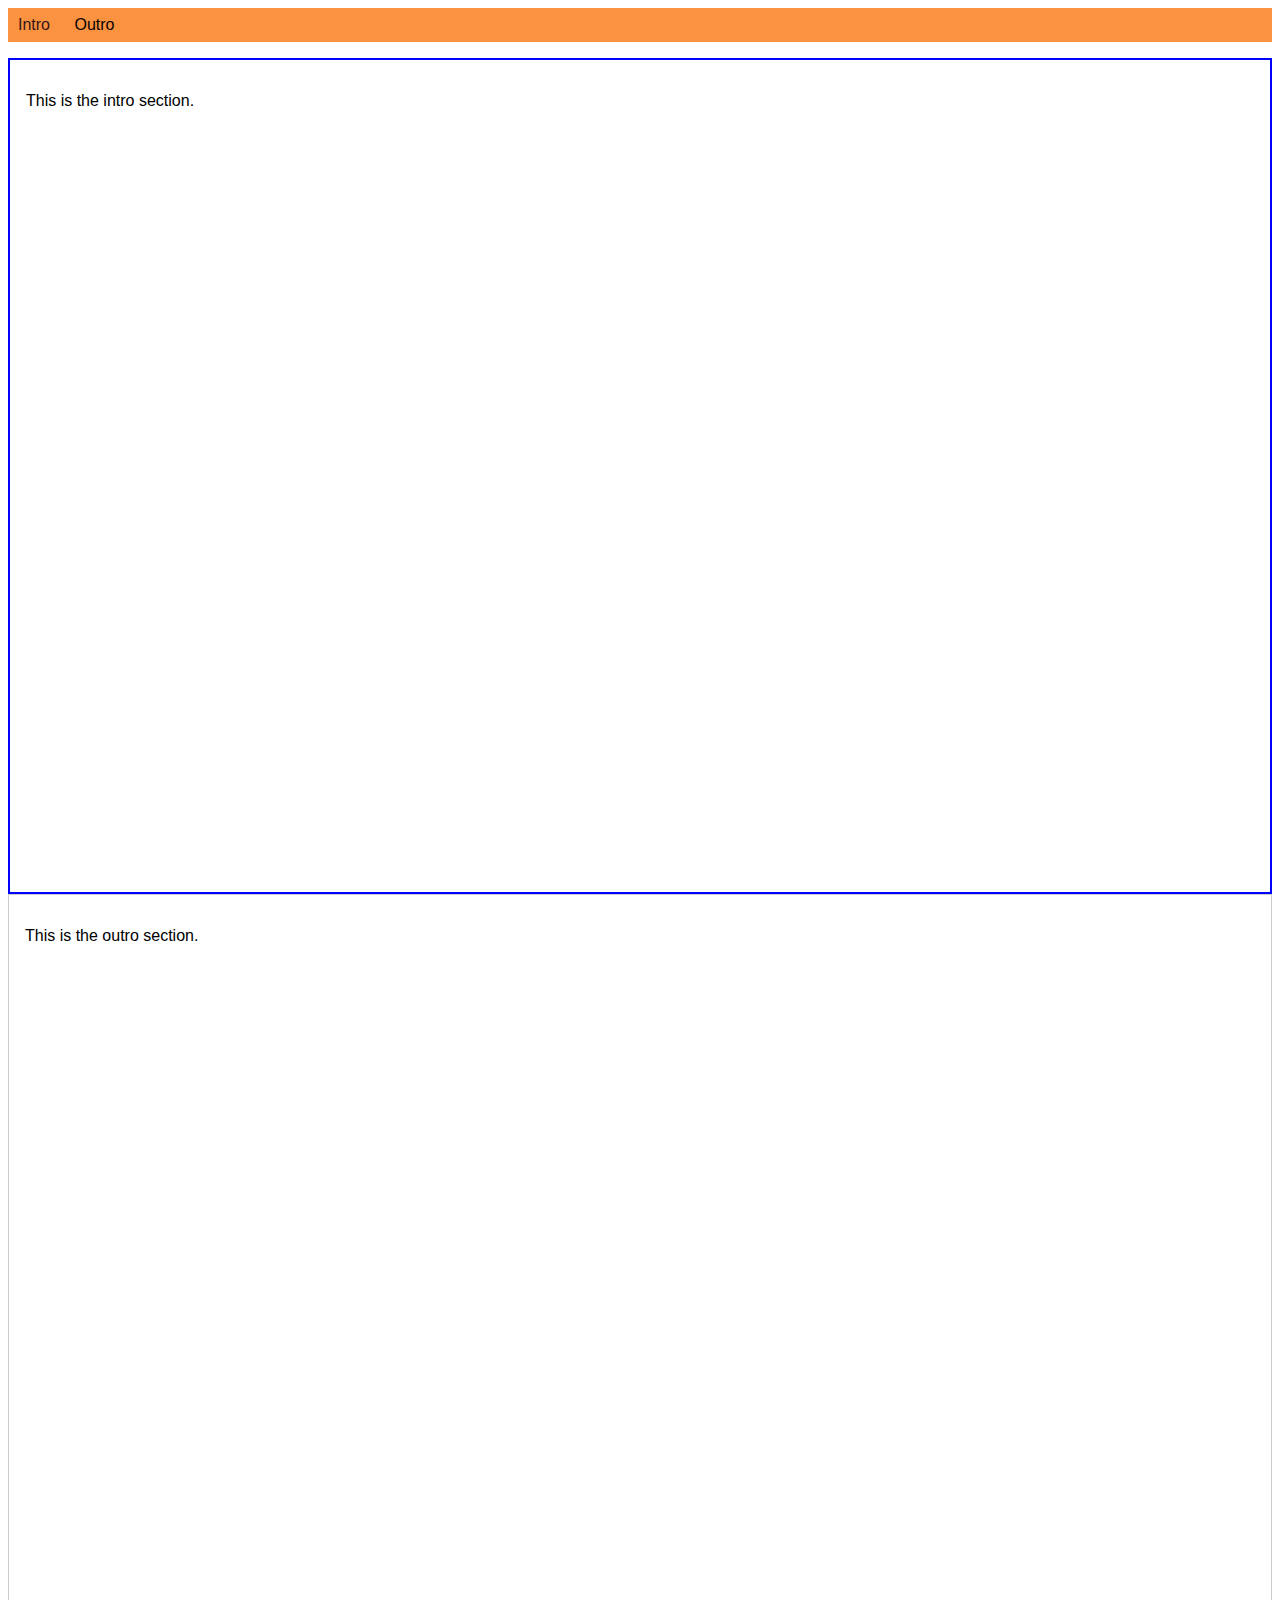
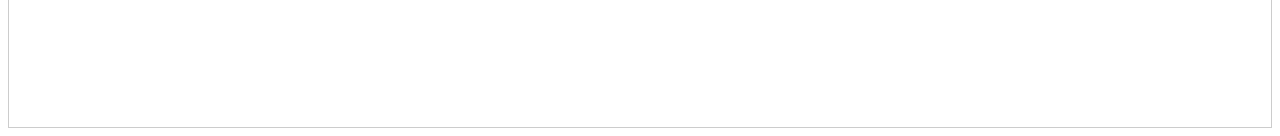
<file: index.html>
<!DOCTYPE html>
<html lang="en">

<head>
    <meta charset="UTF-8">
    <meta name="viewport" content="width=device-width, initial-scale=1.0">
    <meta http-equiv="X-UA-Compatible" content="ie=edge">
    <title>CSS Course</title>
    <link rel="stylesheet" href="main.css">
</head>

<body>
    <nav>
        <a href="#intro" class="active">Intro</a>
        <a href="#outro">Outro</a>
    </nav>

    <!-- order of specificity as the later would override the previous -->
    <section id="intro" class="main-section highlight">
        <p>This is the intro section.</p>
    </section>
    <section id="outro" class="main-section">
        <p>This is the outro section.</p>
    </section>
</body>

</html>
</file>
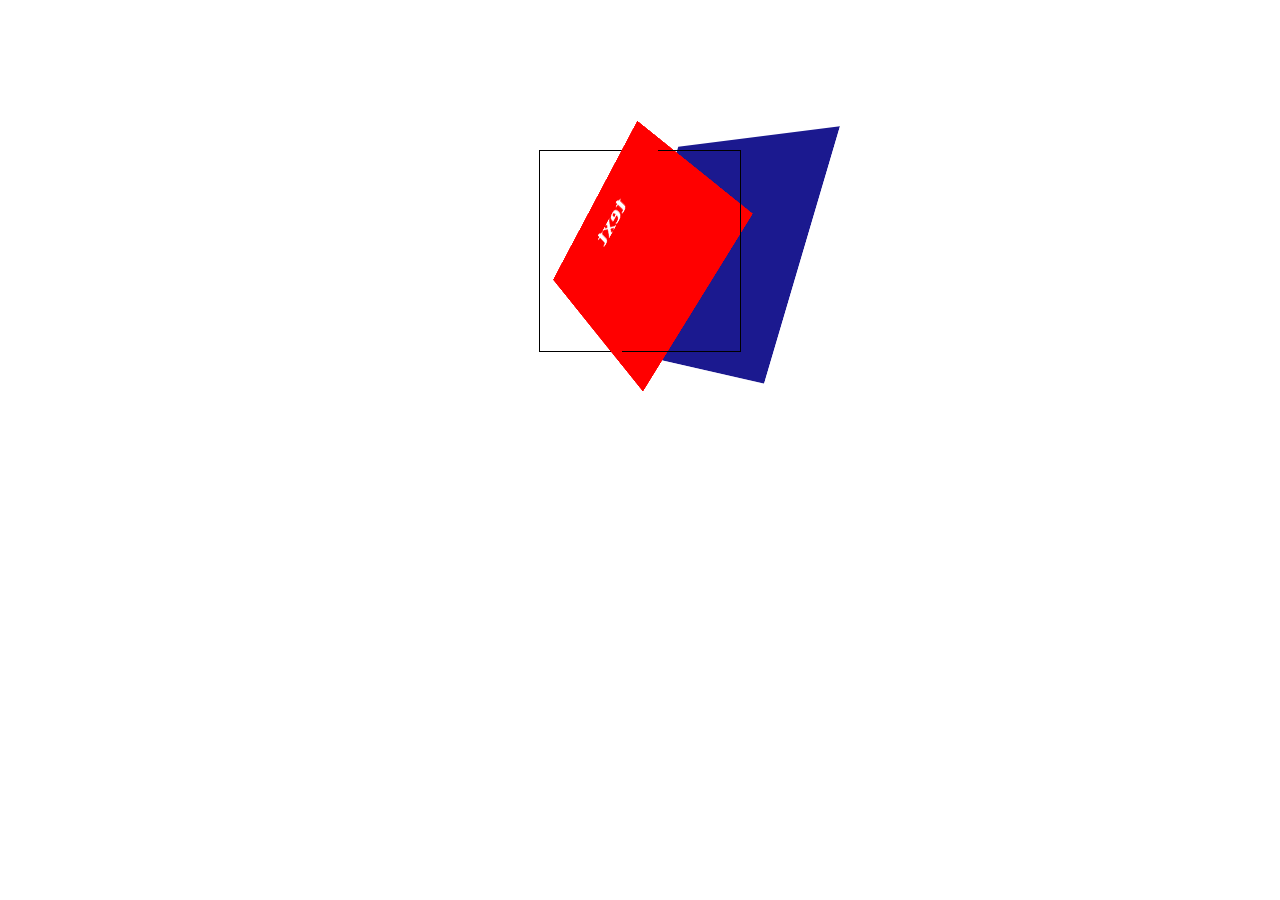
<file: 3d/index.html>
<!DOCTYPE html>
<html lang="en">
<head>
    <meta charset="UTF-8">
    <meta name="viewport" content="width=device-width, initial-scale=1.0">
    <meta http-equiv="X-UA-Compatible" content="ie=edge">
    <title>CSS Course</title>
    <link rel="stylesheet" href="main.css">
</head>
<body>
    <div class="container">
        <div class="box1">
            <h1>text</h1>
        </div>
        <div class="box2">
            <h1>text2</h1>
        </div>
    </div>
</body>
</html>
</file>
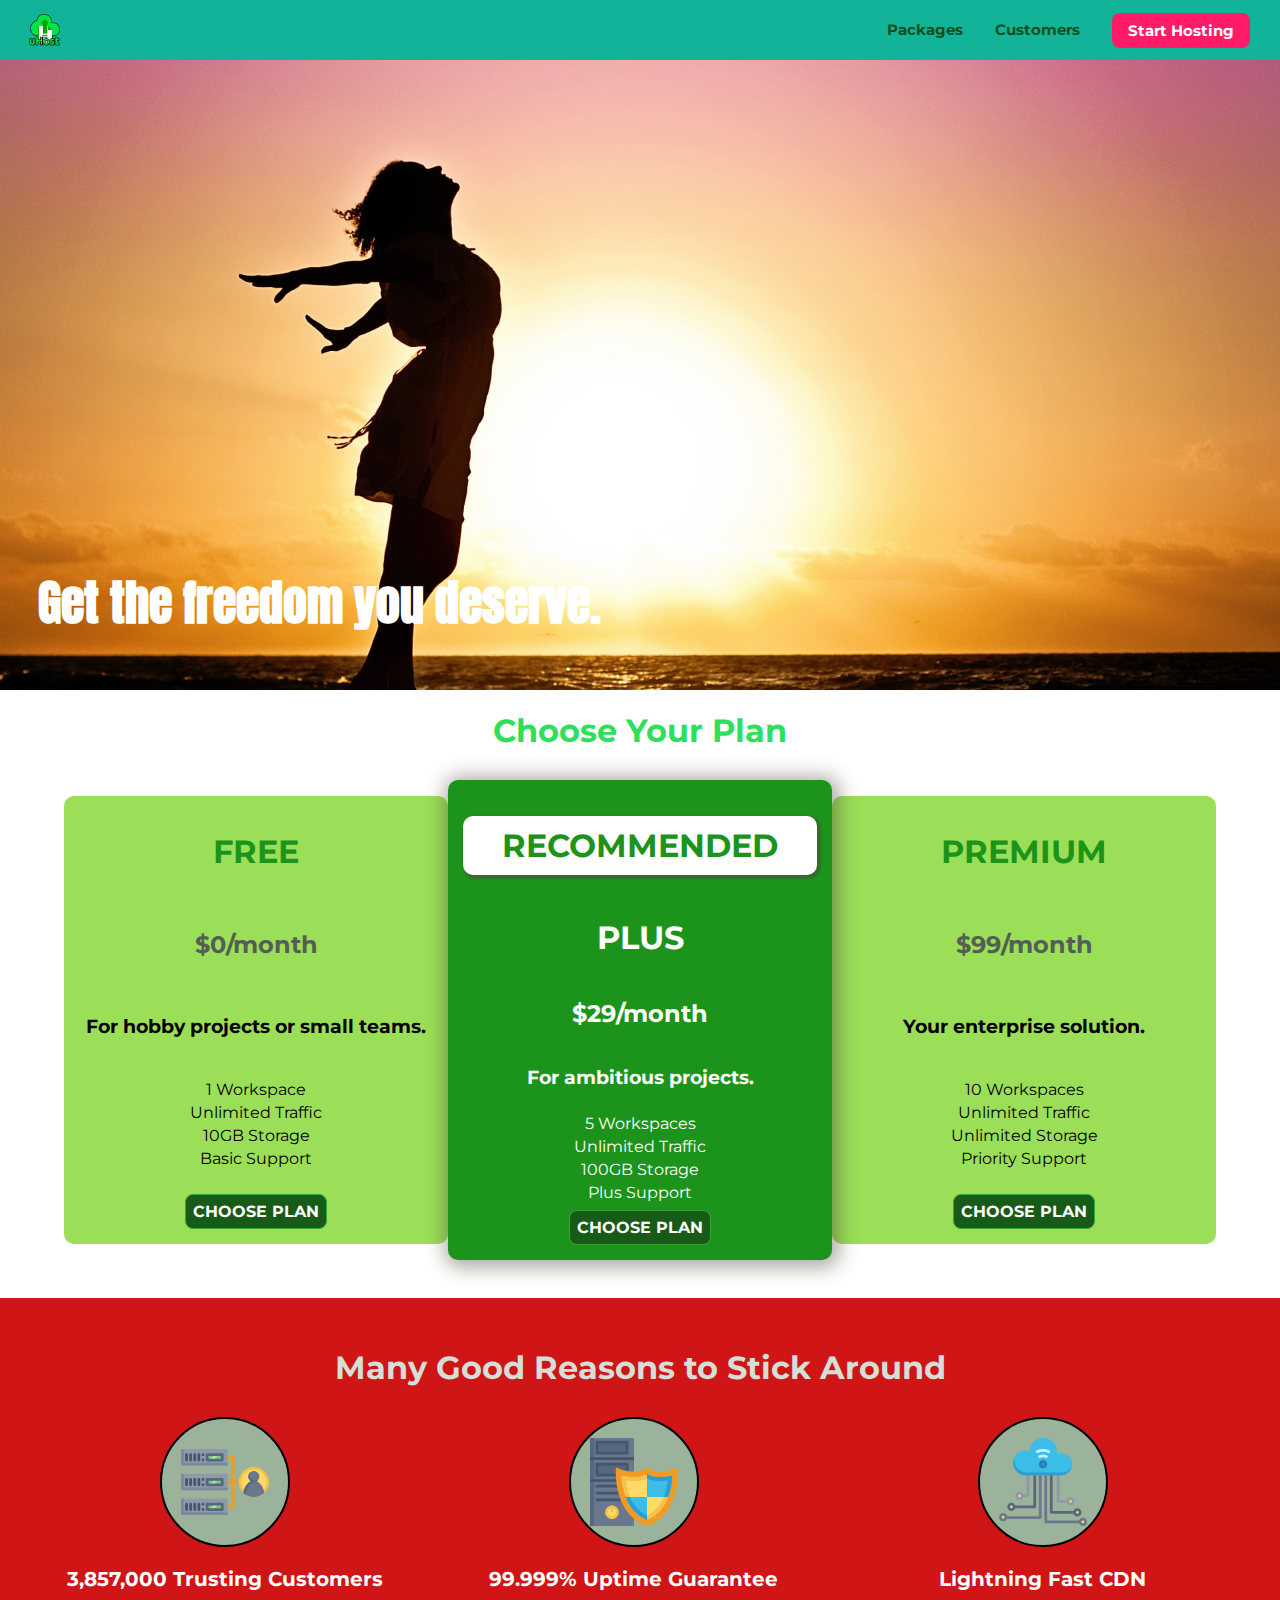
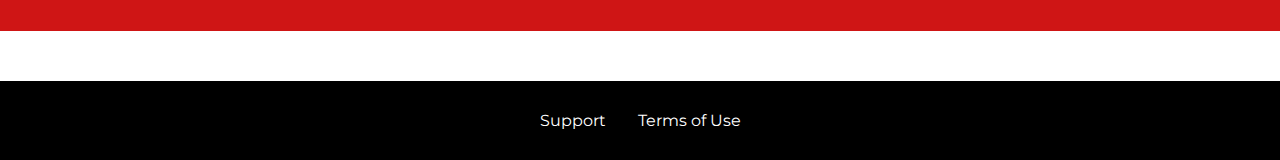
<file: Box_Model/index.html>
<!DOCTYPE html>
<html lang="en">
  <head>
    <meta charset="UTF-8" />
    <meta http-equiv="X-UA-Compatible" content="ie=edge" />
    <meta name="viewport" content="width=device-width, initial-scale=1.0">
    <title>uHost</title>
    <link rel="shortcut icon" href="./images/favicon.png" />
    <link
      href="https://fonts.googleapis.com/css?family=Anton"
      rel="stylesheet"
    />
    <link
      href="https://fonts.googleapis.com/css?family=Montserrat:400,700"
      rel="stylesheet"
    />
    <link rel="stylesheet" href="shared.css" />
    <link rel="stylesheet" href="main.css" />
  </head>

  <body>
    <div class="backdrop"></div>
    <div class="modal">
      <h1 class="modal-title">Do you want to choose this?</h1>
      <div class="modal__actions">
        <a href="start-hosting/index.html" class="modal__action">Yes!</a>
        <button class="modal__action modal__action--no" type="button"> No
        </button>
      </div>
      </div>
    <header class="main-header">
      <div>
        <button class="toggle-button">
          <span class="toggle-button__bar"></span>
          <span class="toggle-button__bar"></span>
          <span class="toggle-button__bar"></span>
      </button>
        <a href="index.html" class="main-header__brand"> <img src="./images/uhost-icon.png" alt="uhost"> </a>
      </div>
      <nav class="main-nav">
        <ul class="main-nav__lists">
          <li class="main-nav__list">
            <a href="./packages/index.html">Packages</a>
          </li>
          <li class="main-nav__list">
            <a href="./customers/index.html">Customers</a>
          </li>

          <!-- call to action - that only targets the specific element to make it like button or maybe more-->
          <li class="main-nav__list main-nav__list--cta">
            <a href="start-hosting/index.html">Start Hosting</a>
          </li>
        </ul>
      </nav>
    </header>
    <nav class="mobile-nav">
      <ul class="mobile-nav__items">
          <li class="mobile-nav__item">
              <a href="packages/index.html">Packages</a>
          </li>
          <li class="mobile-nav__item">
              <a href="customers/index.html">Customers</a>
          </li>
          <li class="mobile-nav__item mobile-nav__item--cta">
              <a href="start-hosting/index.html">Start Hosting</a>
          </li>
      </ul>
  </nav>
    <main>
      <section id="product-overview">
        <h1>Get the freedom you deserve.</h1>
      </section>
      <section id="plans">
        <h1 class="section-title">Choose Your Plan</h1>

        <div class="main-plan__card">
          <article class="plan">
            <h1>FREE</h1>
            <h2>$0/month</h2>
            <h3>For hobby projects or small teams.</h3>
            <ul>
              <li>1 Workspace</li>
              <li>Unlimited Traffic</li>
              <li>10GB Storage</li>
              <li>Basic Support</li>
            </ul>
            <div>
              <button class="button">CHOOSE PLAN</button>
            </div>
          </article>
          <article class="plan plan--highlight">
            <h1 class="plan__head">RECOMMENDED</h1>
            <h1 class="plan__title">PLUS</h1>
            <h2>$29/month</h2>
            <h3>For ambitious projects.</h3>
            <ul>
              <li>5 Workspaces</li>
              <li>Unlimited Traffic</li>
              <li>100GB Storage</li>
              <li>Plus Support</li>
            </ul>
            <div>
              <button class="button">CHOOSE PLAN</button>
            </div>
          </article>
          <article class="plan">
            <h1>PREMIUM</h1>
            <h2>$99/month</h2>
            <h3>Your enterprise solution.</h3>
            <ul>
              <li>10 Workspaces</li>
              <li>Unlimited Traffic</li>
              <li>Unlimited Storage</li>
              <li>Priority Support</li>
            </ul>
            <div>
              <button class="button">CHOOSE PLAN</button>
            </div>
          </article>
        </div>
      </section>
      <section id="host-feature">
        <h1 class="section-title">Many Good Reasons to Stick Around</h1>
        <ul>
          <li class="host__feature">
            <div class="host__image">
              <svg viewBox="0 0 512 512">
                <path style="fill:#F09B24;" d="M344,248h-32V112c0-4.418-3.582-8-8-8h-40c-4.418,0-8,3.582-8,8s3.582,8,8,8h32v128h-32  c-4.418,0-8,3.582-8,8s3.582,8,8,8h32v128h-32c-4.418,0-8,3.582-8,8s3.582,8,8,8h40c4.418,0,8-3.582,8-8V264h32c4.418,0,8-3.582,8-8  S348.418,248,344,248z"
                />
                <path style="fill:#8E9AA9;" d="M264,64H8c-4.418,0-8,3.582-8,8v80c0,4.418,3.582,8,8,8h256c4.418,0,8-3.582,8-8V72  C272,67.582,268.418,64,264,64z"
                />
                <path style="fill:#7C899B;" d="M24,144c-4.418,0-8-3.582-8-8V64H8c-4.418,0-8,3.582-8,8v80c0,4.418,3.582,8,8,8h256  c4.418,0,8-3.582,8-8v-8H24z"
                />
                <rect x="152" y="96" style="fill:#B8E3A8;" width="88" height="32" />
                <g>
                    <polygon style="fill:#7EC97D;" points="152,96 152,128 166,128 198,96  " />
                    <polygon style="fill:#7EC97D;" points="220,96 188,128 240,128 240,96  " />
                </g>
                <path style="fill:#56677E;" d="M240,136h-88c-4.418,0-8-3.582-8-8V96c0-4.418,3.582-8,8-8h88c4.418,0,8,3.582,8,8v32  C248,132.418,244.418,136,240,136z M160,120h72v-16h-72V120z"
                />
                <g>
                    <path style="fill:#435670;" d="M32,136c-4.418,0-8-3.582-8-8V96c0-4.418,3.582-8,8-8s8,3.582,8,8v32C40,132.418,36.418,136,32,136z   "
                    />
                    <path style="fill:#435670;" d="M56,136c-4.418,0-8-3.582-8-8V96c0-4.418,3.582-8,8-8s8,3.582,8,8v32C64,132.418,60.418,136,56,136z   "
                    />
                    <path style="fill:#435670;" d="M80,136c-4.418,0-8-3.582-8-8V96c0-4.418,3.582-8,8-8s8,3.582,8,8v32C88,132.418,84.418,136,80,136z   "
                    />
                    <path style="fill:#435670;" d="M104,136c-4.418,0-8-3.582-8-8V96c0-4.418,3.582-8,8-8s8,3.582,8,8v32   C112,132.418,108.418,136,104,136z"
                    />
                    <path style="fill:#435670;" d="M128,105c-4.418,0-8-3.582-8-8v-1c0-4.418,3.582-8,8-8s8,3.582,8,8v1   C136,101.418,132.418,105,128,105z"
                    />
                    <path style="fill:#435670;" d="M128,136c-4.418,0-8-3.582-8-8v-1c0-4.418,3.582-8,8-8s8,3.582,8,8v1   C136,132.418,132.418,136,128,136z"
                    />
                </g>
                <path style="fill:#8E9AA9;" d="M264,208H8c-4.418,0-8,3.582-8,8v80c0,4.418,3.582,8,8,8h256c4.418,0,8-3.582,8-8v-80  C272,211.582,268.418,208,264,208z"
                />
                <path style="fill:#7C899B;" d="M24,288c-4.418,0-8-3.582-8-8v-72H8c-4.418,0-8,3.582-8,8v80c0,4.418,3.582,8,8,8h256  c4.418,0,8-3.582,8-8v-8H24z"
                />
                <rect x="152" y="240" style="fill:#B8E3A8;" width="88" height="32" />
                <g>
                    <polygon style="fill:#7EC97D;" points="152,240 152,272 166,272 198,240  " />
                    <polygon style="fill:#7EC97D;" points="220,240 188,272 240,272 240,240  " />
                </g>
                <path style="fill:#56677E;" d="M240,280h-88c-4.418,0-8-3.582-8-8v-32c0-4.418,3.582-8,8-8h88c4.418,0,8,3.582,8,8v32  C248,276.418,244.418,280,240,280z M160,264h72v-16h-72V264z"
                />
                <g>
                    <path style="fill:#435670;" d="M32,280c-4.418,0-8-3.582-8-8v-32c0-4.418,3.582-8,8-8s8,3.582,8,8v32C40,276.418,36.418,280,32,280   z"
                    />
                    <path style="fill:#435670;" d="M56,280c-4.418,0-8-3.582-8-8v-32c0-4.418,3.582-8,8-8s8,3.582,8,8v32C64,276.418,60.418,280,56,280   z"
                    />
                    <path style="fill:#435670;" d="M80,280c-4.418,0-8-3.582-8-8v-32c0-4.418,3.582-8,8-8s8,3.582,8,8v32C88,276.418,84.418,280,80,280   z"
                    />
                    <path style="fill:#435670;" d="M104,280c-4.418,0-8-3.582-8-8v-32c0-4.418,3.582-8,8-8s8,3.582,8,8v32   C112,276.418,108.418,280,104,280z"
                    />
                    <path style="fill:#435670;" d="M128,249c-4.418,0-8-3.582-8-8v-1c0-4.418,3.582-8,8-8s8,3.582,8,8v1   C136,245.418,132.418,249,128,249z"
                    />
                    <path style="fill:#435670;" d="M128,280c-4.418,0-8-3.582-8-8v-1c0-4.418,3.582-8,8-8s8,3.582,8,8v1   C136,276.418,132.418,280,128,280z"
                    />
                </g>
                <path style="fill:#8E9AA9;" d="M264,352H8c-4.418,0-8,3.582-8,8v80c0,4.418,3.582,8,8,8h256c4.418,0,8-3.582,8-8v-80  C272,355.582,268.418,352,264,352z"
                />
                <path style="fill:#7C899B;" d="M24,432c-4.418,0-8-3.582-8-8v-72H8c-4.418,0-8,3.582-8,8v80c0,4.418,3.582,8,8,8h256  c4.418,0,8-3.582,8-8v-8H24z"
                />
                <rect x="152" y="384" style="fill:#B8E3A8;" width="88" height="32" />
                <g>
                    <polygon style="fill:#7EC97D;" points="152,384 152,416 166,416 198,384  " />
                    <polygon style="fill:#7EC97D;" points="220,384 188,416 240,416 240,384  " />
                </g>
                <path style="fill:#56677E;" d="M240,424h-88c-4.418,0-8-3.582-8-8v-32c0-4.418,3.582-8,8-8h88c4.418,0,8,3.582,8,8v32  C248,420.418,244.418,424,240,424z M160,408h72v-16h-72V408z"
                />
                <g>
                    <path style="fill:#435670;" d="M32,424c-4.418,0-8-3.582-8-8v-32c0-4.418,3.582-8,8-8s8,3.582,8,8v32C40,420.418,36.418,424,32,424   z"
                    />
                    <path style="fill:#435670;" d="M56,424c-4.418,0-8-3.582-8-8v-32c0-4.418,3.582-8,8-8s8,3.582,8,8v32C64,420.418,60.418,424,56,424   z"
                    />
                    <path style="fill:#435670;" d="M80,424c-4.418,0-8-3.582-8-8v-32c0-4.418,3.582-8,8-8s8,3.582,8,8v32C88,420.418,84.418,424,80,424   z"
                    />
                    <path style="fill:#435670;" d="M104,424c-4.418,0-8-3.582-8-8v-32c0-4.418,3.582-8,8-8s8,3.582,8,8v32   C112,420.418,108.418,424,104,424z"
                    />
                    <path style="fill:#435670;" d="M128,393c-4.418,0-8-3.582-8-8v-1c0-4.418,3.582-8,8-8s8,3.582,8,8v1   C136,389.418,132.418,393,128,393z"
                    />
                    <path style="fill:#435670;" d="M128,424c-4.418,0-8-3.582-8-8v-1c0-4.418,3.582-8,8-8s8,3.582,8,8v1   C136,420.418,132.418,424,128,424z"
                    />
                </g>
                <path style="fill:#F7C14D;" d="M424,168c-48.523,0-88,39.477-88,88s39.477,88,88,88s88-39.477,88-88S472.523,168,424,168z" />
                <path style="fill:#FFDB66;" d="M424,184c-39.701,0-72,32.299-72,72s32.299,72,72,72s72-32.299,72-72S463.701,184,424,184z" />
                <path style="fill:#69788D;" d="M484.893,314.16C476.393,274.588,451.922,248,424,248s-52.393,26.588-60.893,66.16  c-0.605,2.82,0.354,5.749,2.511,7.664C381.731,336.124,402.465,344,424,344s42.269-7.876,58.381-22.176  C484.539,319.909,485.498,316.98,484.893,314.16z"
                />
                <path style="fill:#56677E;" d="M434.053,249.171C430.768,248.403,427.411,248,424,248c-27.922,0-52.393,26.588-60.893,66.16  c-0.605,2.82,0.354,5.749,2.511,7.664c3.383,3.002,6.979,5.703,10.734,8.125C384.904,286.243,407.373,255.378,434.053,249.171z"
                />
                <path style="fill:#69788D;" d="M424,192c-17.645,0-32,14.355-32,32s14.355,32,32,32s32-14.355,32-32S441.645,192,424,192z" />
                <path style="fill:#56677E;" d="M432,248c-17.645,0-32-14.355-32-32c0-6.783,2.128-13.076,5.742-18.258  C397.444,203.53,392,213.138,392,224c0,17.645,14.355,32,32,32c10.862,0,20.471-5.444,26.258-13.742  C445.076,245.872,438.783,248,432,248z"
                />

            </svg>

            </div>
            <p>3,857,000 Trusting Customers</p>
          </li>
          <li class="host__feature">
            <div class="host__image">
              <svg viewBox="0 0 512 512">
                <path style="fill:#69788D;" d="M248,0H8C3.582,0,0,3.582,0,8v496c0,4.418,3.582,8,8,8h240c4.418,0,8-3.582,8-8V8  C256,3.582,252.418,0,248,0z"
                />
                <path style="fill:#56677E;" d="M24,504V8c0-4.418,3.582-8,8-8H8C3.582,0,0,3.582,0,8v496c0,4.418,3.582,8,8,8h24  C27.582,512,24,508.418,24,504z"
                />
                <g>
                    <rect x="0" y="112" style="fill:#435670;" width="256" height="16" />
                    <rect x="0" y="240" style="fill:#435670;" width="256" height="16" />
                </g>
                <path style="fill:#F7C14D;" d="M128,392c-22.056,0-40,17.944-40,40s17.944,40,40,40s40-17.944,40-40S150.056,392,128,392z" />
                <path style="fill:#FFDB66;" d="M128,408c-13.233,0-24,10.767-24,24s10.767,24,24,24s24-10.767,24-24S141.233,408,128,408z" />
                <path style="fill:#F7C14D;" d="M128,392c-2.739,0-5.414,0.278-8,0.805V424c0,4.418,3.582,8,8,8c4.418,0,8-3.582,8-8v-31.195  C133.414,392.278,130.739,392,128,392z"
                />
                <g>
                    <path style="fill:#435670;" d="M216,288H40c-4.418,0-8-3.582-8-8s3.582-8,8-8h176c4.418,0,8,3.582,8,8S220.418,288,216,288z"
                    />
                    <path style="fill:#435670;" d="M216,328H40c-4.418,0-8-3.582-8-8s3.582-8,8-8h176c4.418,0,8,3.582,8,8S220.418,328,216,328z"
                    />
                    <path style="fill:#435670;" d="M216,368H40c-4.418,0-8-3.582-8-8s3.582-8,8-8h176c4.418,0,8,3.582,8,8S220.418,368,216,368z"
                    />
                    <path style="fill:#435670;" d="M216,16H40c-4.418,0-8,3.582-8,8v64c0,4.418,3.582,8,8,8h176c4.418,0,8-3.582,8-8V24   C224,19.582,220.418,16,216,16z"
                    />
                </g>
                <rect x="48" y="32" style="fill:#56677E;" width="160" height="48" />
                <path style="fill:#435670;" d="M216,144H40c-4.418,0-8,3.582-8,8v64c0,4.418,3.582,8,8,8h176c4.418,0,8-3.582,8-8v-64  C224,147.582,220.418,144,216,144z"
                />
                <rect x="48" y="160" style="fill:#56677E;" width="160" height="48" />
                <path style="fill:#F09B24;" d="M511.747,180.237c-0.194-6.537-8.107-10.107-13.135-5.894c-5.6,4.693-42.904,21.282-98.514,21.282  c-33.45,0-64.625-20.999-64.929-21.206c-2.9-1.991-6.764-1.85-9.512,0.346c-2.677,2.135-27.201,20.86-63.793,20.86  c-55.607,0-92.914-16.589-98.515-21.282c-5.028-4.211-12.941-0.645-13.135,5.894c-1.634,54.834,4.655,105.941,18.693,151.903  c12.096,39.604,29.759,74.047,52.497,102.373c27.538,34.304,62.743,59.882,104.66,76.045c3.069,1.918,6.757,1.921,9.83,0  c41.917-16.163,77.122-41.741,104.66-76.045c22.738-28.326,40.401-62.77,52.497-102.373  C507.092,286.179,513.381,235.071,511.747,180.237z"
                />
                <path style="fill:#F7C14D;" d="M476.21,221.226c-1.953-1.631-4.568-2.235-7.036-1.628c-21.686,5.327-44.926,8.028-69.075,8.028  c-25.926,0-49.633-8.975-64.955-16.504c-2.307-1.134-5.016-1.091-7.284,0.116c-14.059,7.477-36.919,16.388-65.994,16.388  c-24.153,0-47.394-2.701-69.075-8.028c-5.155-1.268-10.221,2.966-9.894,8.261c2.077,33.693,7.668,65.635,16.616,94.935  c22.774,74.565,66.139,126.334,128.888,153.868c2.032,0.891,4.397,0.891,6.43,0c61.777-27.107,104.716-78.876,127.62-153.868  c8.948-29.3,14.539-61.241,16.616-94.935C479.224,225.319,478.163,222.856,476.21,221.226z"
                />
                <path style="fill:#FFDB66;" d="M331.609,451.727c-52.604-25.289-89.304-70.987-109.144-135.944  c-6.532-21.39-11.162-44.336-13.82-68.447c17.133,2.852,34.952,4.291,53.22,4.291c29.394,0,53.376-7.793,69.978-15.561  c17.44,7.736,41.656,15.561,68.256,15.561c18.267,0,36.085-1.439,53.219-4.291c-2.659,24.112-7.288,47.06-13.82,68.448  C419.545,381.108,383.27,426.805,331.609,451.727z"
                />
                <g>
                    <path style="fill:#2C9DD4;" d="M479.066,227.858c0.157-2.539-0.903-5.002-2.856-6.633s-4.568-2.235-7.036-1.628   c-21.686,5.327-44.926,8.028-69.075,8.028c-25.926,0-49.633-8.975-64.955-16.504c-1.057-0.52-2.2-0.78-3.345-0.806l-0.072,133.351   h123.601c2.556-6.746,4.933-13.702,7.123-20.874C471.398,293.493,476.989,261.552,479.066,227.858z"
                    />
                    <path style="fill:#2C9DD4;" d="M206.658,343.667c24.153,63.42,65.028,108.108,121.743,132.995c1.031,0.452,2.147,0.673,3.263,0.666   l0.063-133.661H206.658z"
                    />
                </g>
                <g>
                    <path style="fill:#3CBDE8;" d="M439.497,315.783c6.532-21.389,11.161-44.336,13.82-68.448c-17.134,2.852-34.952,4.291-53.219,4.291   c-26.6,0-50.815-7.824-68.256-15.561l-0.116,107.601h97.758C433.179,334.807,436.524,325.518,439.497,315.783z"
                    />
                    <path style="fill:#3CBDE8;" d="M232.523,343.667c21.144,50.298,54.363,86.56,99.087,108.06l0.117-108.06H232.523z" />
                </g>
            </svg>
            </div>
            <p>99.999% Uptime Guarantee</p>
          </li>
          <li class="host__feature">
            <div class="host__image">
              <svg viewBox="0 0 512 512">
                <path style="fill:#8E9AA9;" d="M168,200c-4.418,0-8,3.582-8,8v120h-17.376c-3.302-9.311-12.194-16-22.624-16  c-13.234,0-24,10.767-24,24s10.766,24,24,24c10.429,0,19.321-6.689,22.624-16H168c4.418,0,8-3.582,8-8V208  C176,203.582,172.418,200,168,200z"
                />
                <path style="fill:#FFDB66;" d="M120,328c-4.411,0-8,3.589-8,8s3.589,8,8,8s8-3.589,8-8S124.411,328,120,328z" />
                <path style="fill:#56677E;" d="M208,200c-4.418,0-8,3.582-8,8v184H94.624C91.322,382.689,82.43,376,72,376  c-13.234,0-24,10.767-24,24s10.766,24,24,24c10.429,0,19.321-6.689,22.624-16H208c4.418,0,8-3.582,8-8V208  C216,203.582,212.418,200,208,200z"
                />
                <path style="fill:#FFDB66;" d="M72,392c-4.411,0-8,3.589-8,8s3.589,8,8,8s8-3.589,8-8S76.411,392,72,392z" />
                <path style="fill:#69788D;" d="M240,208c-4.418,0-8,3.582-8,8v239H47.24c-2.671-10.34-12.078-18-23.24-18c-13.234,0-24,10.767-24,24  s10.766,24,24,24c9.666,0,18.009-5.747,21.809-14H240c4.418,0,8-3.582,8-8V216C248,211.582,244.418,208,240,208z"
                />
                <path style="fill:#FFDB66;" d="M24,453c-4.411,0-8,3.589-8,8s3.589,8,8,8s8-3.589,8-8S28.411,453,24,453z" />
                <path style="fill:#69788D;" d="M488,464c-10.429,0-19.321,6.689-22.624,16H280V208c0-4.418-3.582-8-8-8s-8,3.582-8,8v280  c0,4.418,3.582,8,8,8h193.376c3.302,9.311,12.194,16,22.624,16c13.234,0,24-10.767,24-24S501.234,464,488,464z"
                />
                <path style="fill:#FFDB66;" d="M488,480c-4.411,0-8,3.589-8,8s3.589,8,8,8s8-3.589,8-8S492.411,480,488,480z" />
                <path style="fill:#56677E;" d="M456,408c-10.429,0-19.321,6.689-22.624,16H312V208c0-4.418-3.582-8-8-8s-8,3.582-8,8v224  c0,4.418,3.582,8,8,8h129.376c3.302,9.311,12.194,16,22.624,16c13.234,0,24-10.767,24-24S469.234,408,456,408z"
                />
                <path style="fill:#FFDB66;" d="M456,424c-4.411,0-8,3.589-8,8s3.589,8,8,8s8-3.589,8-8S460.411,424,456,424z" />
                <path style="fill:#8E9AA9;" d="M416,344c-10.429,0-19.321,6.689-22.624,16H352V208c0-4.418-3.582-8-8-8s-8,3.582-8,8v160  c0,4.418,3.582,8,8,8h49.376c3.302,9.311,12.194,16,22.624,16c13.234,0,24-10.767,24-24S429.234,344,416,344z"
                />
                <path style="fill:#FFDB66;" d="M416,360c-4.411,0-8,3.589-8,8s3.589,8,8,8s8-3.589,8-8S420.411,360,416,360z" />
                <path style="fill:#3CBDE8;" d="M362,88c-8.741,0-17.231,1.751-25.06,5.085C337.646,88.797,338,84.43,338,80  c0-44.112-35.888-80-80-80c-42.823,0-77.895,33.816-79.909,76.149C170.393,73.415,162.244,72,154,72c-39.701,0-72,32.299-72,72  s32.299,72,72,72h208c35.29,0,64-28.71,64-64S397.29,88,362,88z"
                />
                <path style="fill:#2C9DD4;" d="M368,200H160c-39.701,0-72-32.299-72-72c0-5.863,0.721-11.559,2.05-17.019  C84.918,120.88,82,132.102,82,144c0,39.701,32.299,72,72,72h208c30.389,0,55.88-21.296,62.379-49.743  C413.565,186.327,392.352,200,368,200z"
                />
                <path style="fill:#2A7DB5;" d="M256,128c-13.234,0-24,10.767-24,24s10.766,24,24,24c13.233,0,24-10.767,24-24S269.233,128,256,128z"
                />
                <path style="fill:#2C9DD4;" d="M256,144c-4.411,0-8,3.589-8,8s3.589,8,8,8c4.411,0,8-3.589,8-8S260.411,144,256,144z" />
                <g>
                    <path style="fill:#C5F1FA;" d="M221.755,87.695c-2.994,0-5.864-1.688-7.233-4.572c-1.894-3.991-0.194-8.763,3.798-10.657   C230.157,66.849,242.834,64,256,64c13.166,0,25.844,2.849,37.68,8.466c3.992,1.895,5.692,6.666,3.798,10.657   s-6.666,5.692-10.657,3.798C277.144,82.328,266.774,80,256,80c-10.774,0-21.144,2.328-30.821,6.921   C224.072,87.446,222.904,87.695,221.755,87.695z"
                    />
                    <path style="fill:#C5F1FA;" d="M276.545,116.618c-1.148,0-2.316-0.249-3.424-0.774C267.745,113.293,261.985,112,256,112   c-5.985,0-11.745,1.293-17.121,3.844c-3.991,1.895-8.763,0.192-10.657-3.798c-1.894-3.992-0.193-8.764,3.798-10.657   C239.557,97.813,247.625,96,256,96c8.376,0,16.444,1.813,23.98,5.389c3.991,1.894,5.692,6.665,3.798,10.657   C282.41,114.93,279.539,116.618,276.545,116.618z"
                    />
                </g>

            </svg>
            </div>
            <p>Lightning Fast CDN</p>
          </li>
        </ul>
      </section>
    </main>
    <footer class="main-footer">
      <nav>
        <ul class="main-footer__links">
          <li class="main-footer__link">
            <a href="#">Support</a>
          </li>
          <li class="main-footer__link">
            <a href="#">Terms of Use</a>
          </li>
        </ul>
      </nav>
    </footer> 
    
    <script src="shared.js"></script>
  </body>
</html>
</file>
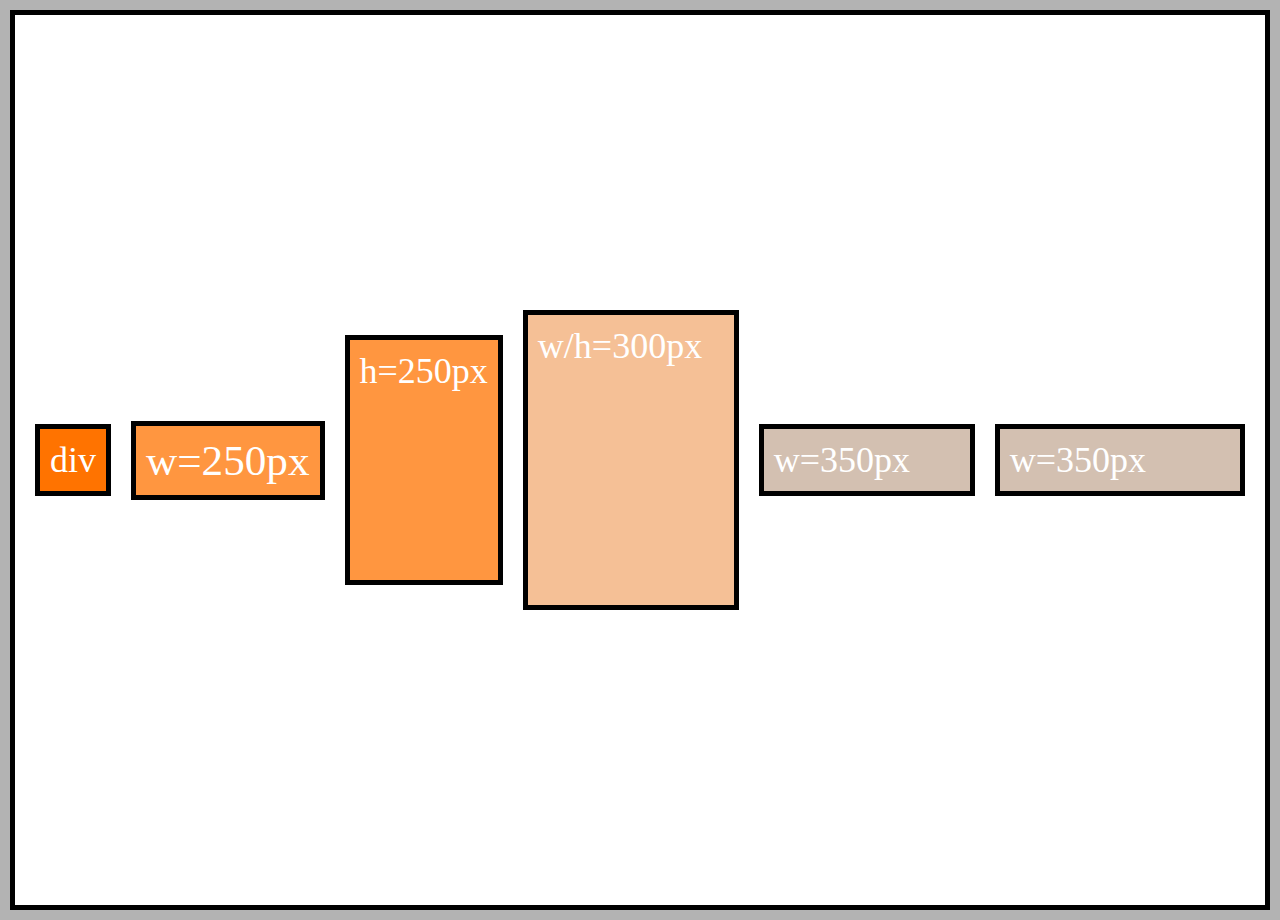
<file: Flexbox/index.html>
<!DOCTYPE html>
<html lang="en">
    <head>
        <meta charset="UTF-8">
        <meta http-equiv="X-UA-Compatible" content="ie=edge">
        <link rel="stylesheet" href="main.css">
        <title>Flexbox</title>
    </head>
    <body>
        <div class="flex-container">
            <div class="item-1">div</div>
            <div class="item-2">w=250px</div>
            <div class="item-3">h=250px</div>
            <div class="item-4">w/h=300px</div>
            <div class="item-5">w=350px</div>
            <div class="item-6">w=350px</div>
        </div>
    </body>
</html>
</file>
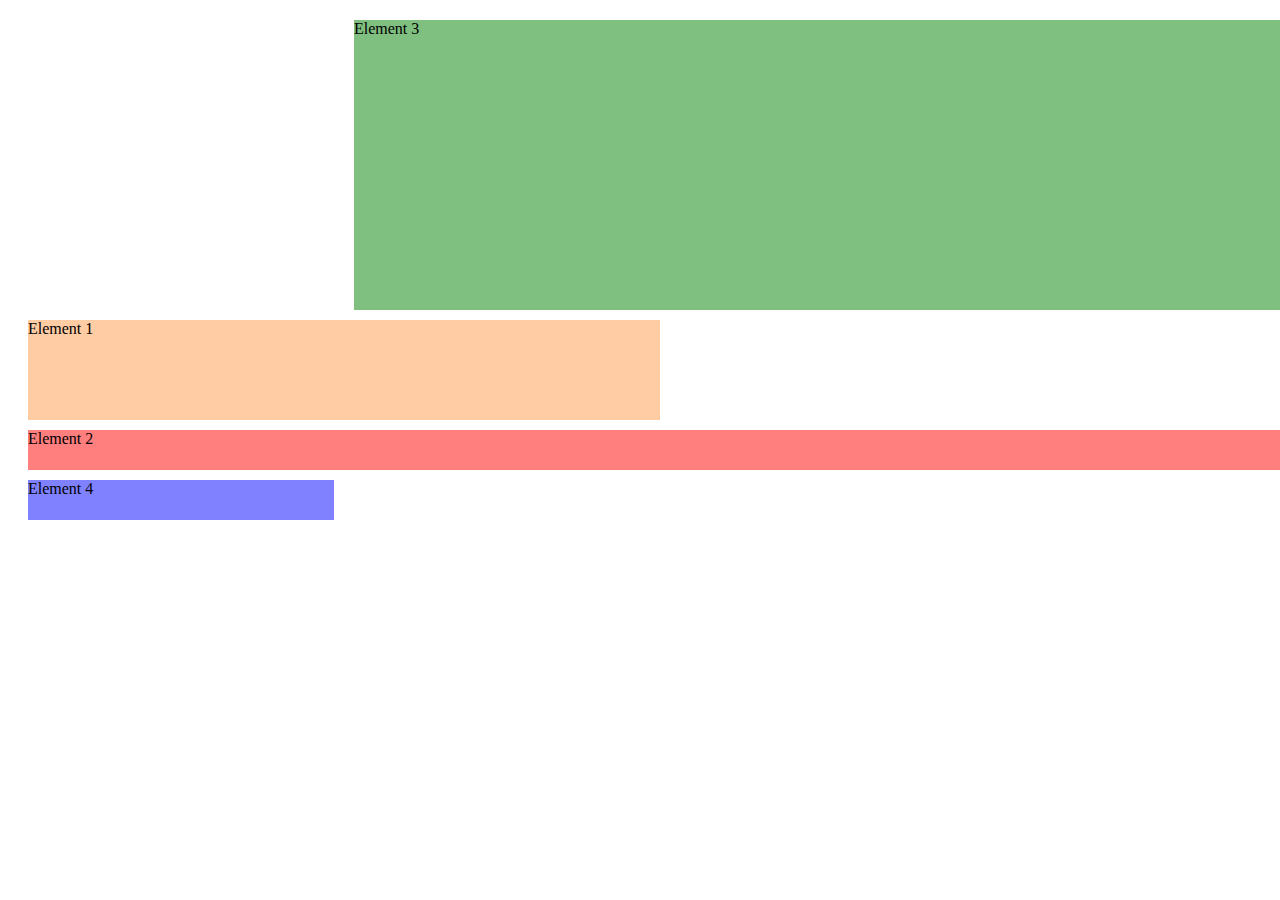
<file: Grid/index.html>
<!DOCTYPE html>
<html lang="en">
<head>
    <meta charset="UTF-8">
    <meta name="viewport" content="width=device-width, initial-scale=1.0">
    <meta http-equiv="X-UA-Compatible" content="ie=edge">
    <title>CSS Course</title>
    <link rel="stylesheet" href="main.css">
</head>
<body>
    <div class="container">
        <div class="el1">Element 1</div>
        <div class="el2">Element 2</div>
        <div class="el3">Element 3</div>
        <div class="el4">Element 4</div>
    </div>
</body>
</html>
</file>
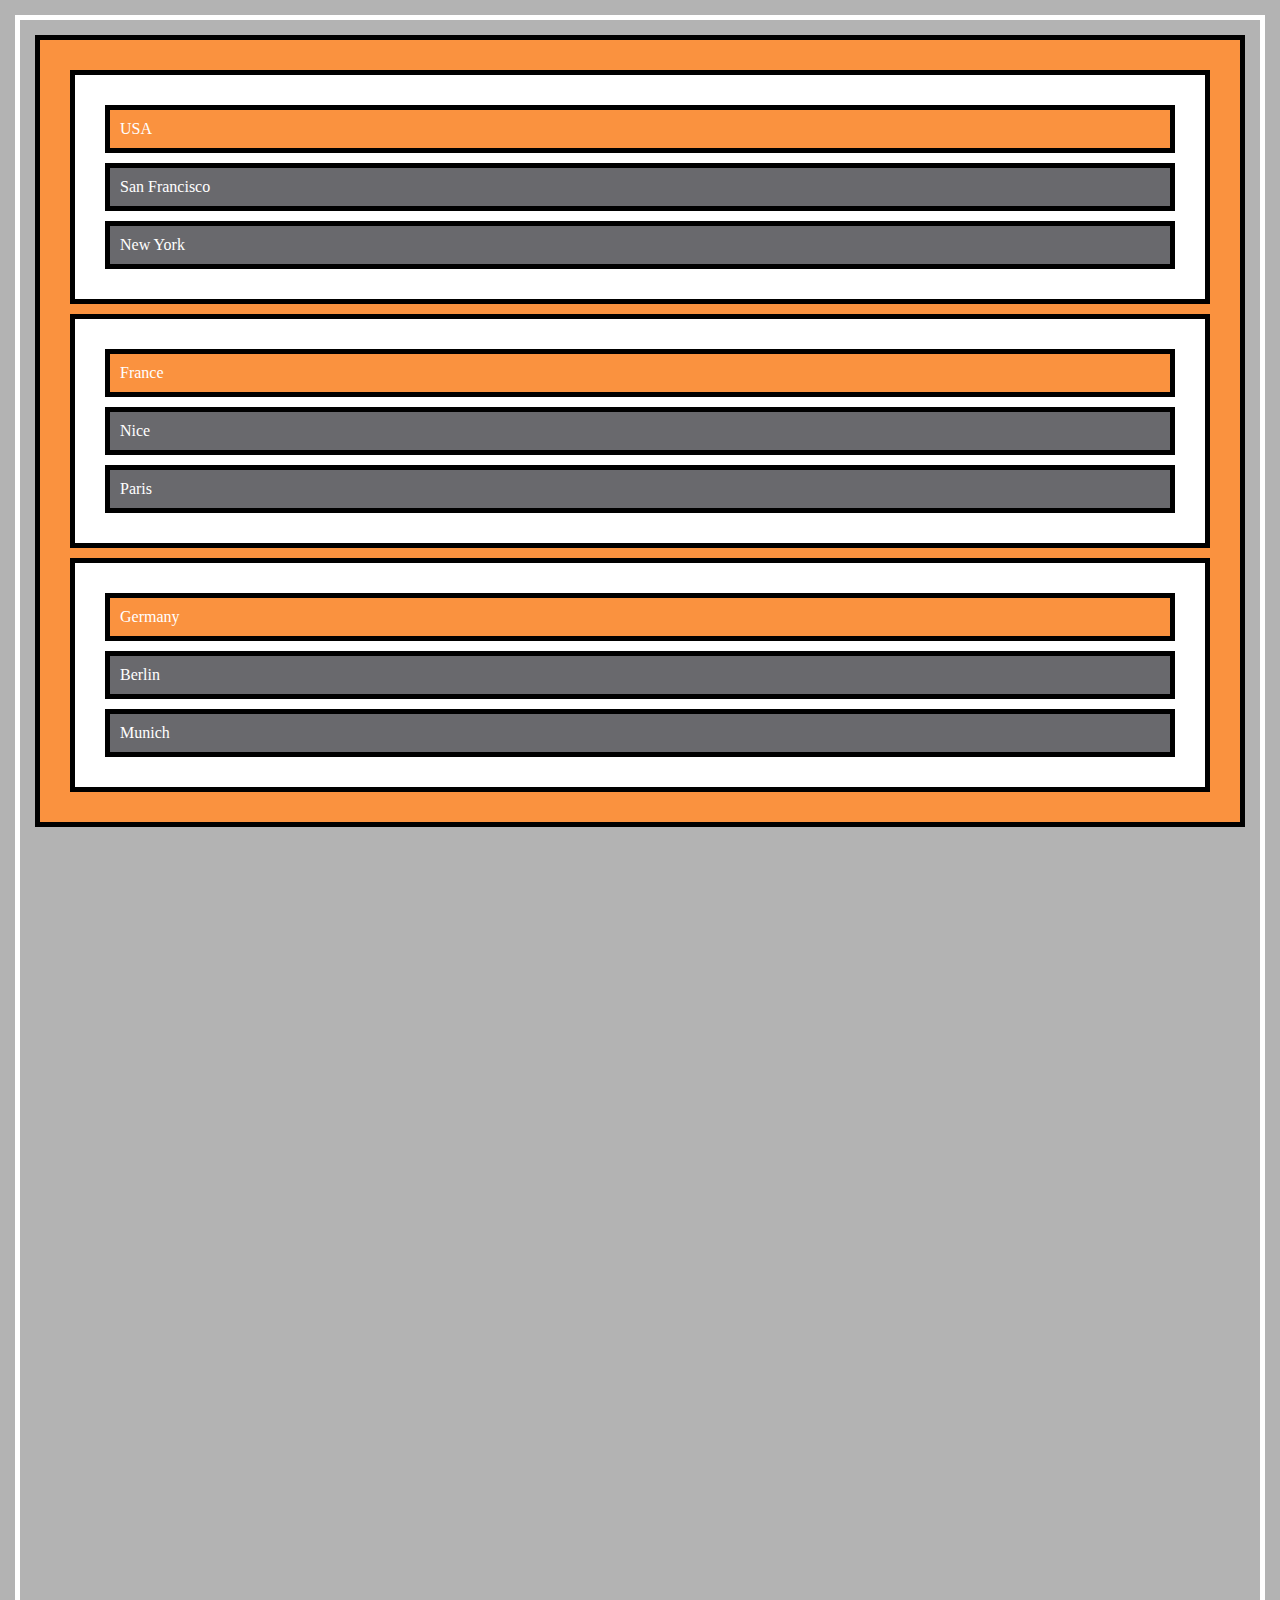
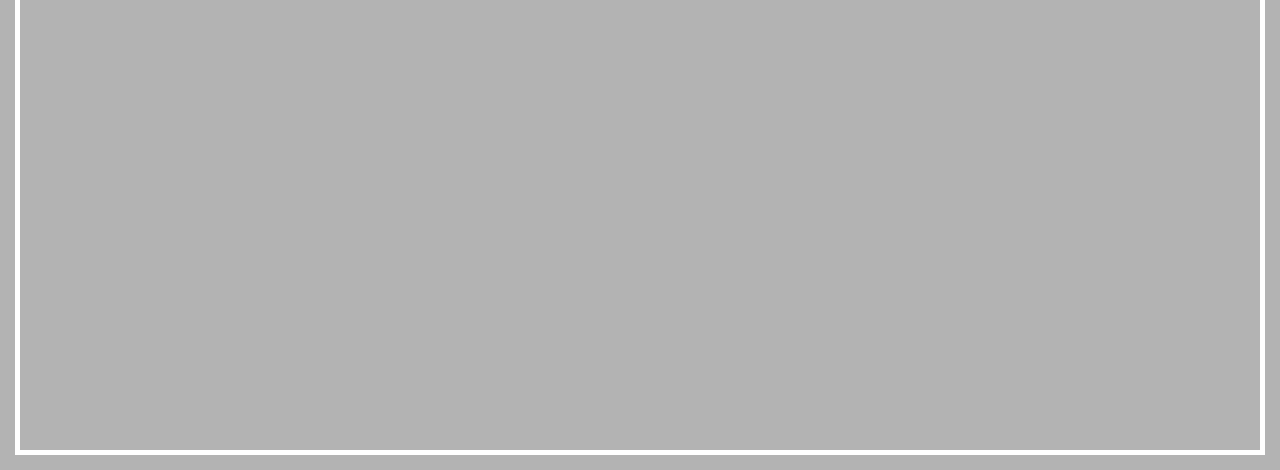
<file: Position/index.html>
<!DOCTYPE html>
<html lang="en">
    <head>
        <meta charset="UTF-8">
        <meta http-equiv="X-UA-Compatible" content="ie=edge">
        <link rel="stylesheet" href="main.css">
        <title>Position</title>
    </head>
    <body>
        <div class="parent">
            <div class="country">USA</div>
            <div class="cities">San Francisco</div>
            <div class="cities">New York</div>
        </div>
        <div class="parent">
            <div class="country">France</div>
            <div class="cities">Nice</div>
            <div class="cities">Paris</div>
        </div>
        <div class="parent">
            <div class="country">Germany</div>
            <div class="cities">Berlin</div>
            <div class="cities">Munich</div>
        </div>
    </body>
</html>
</file>
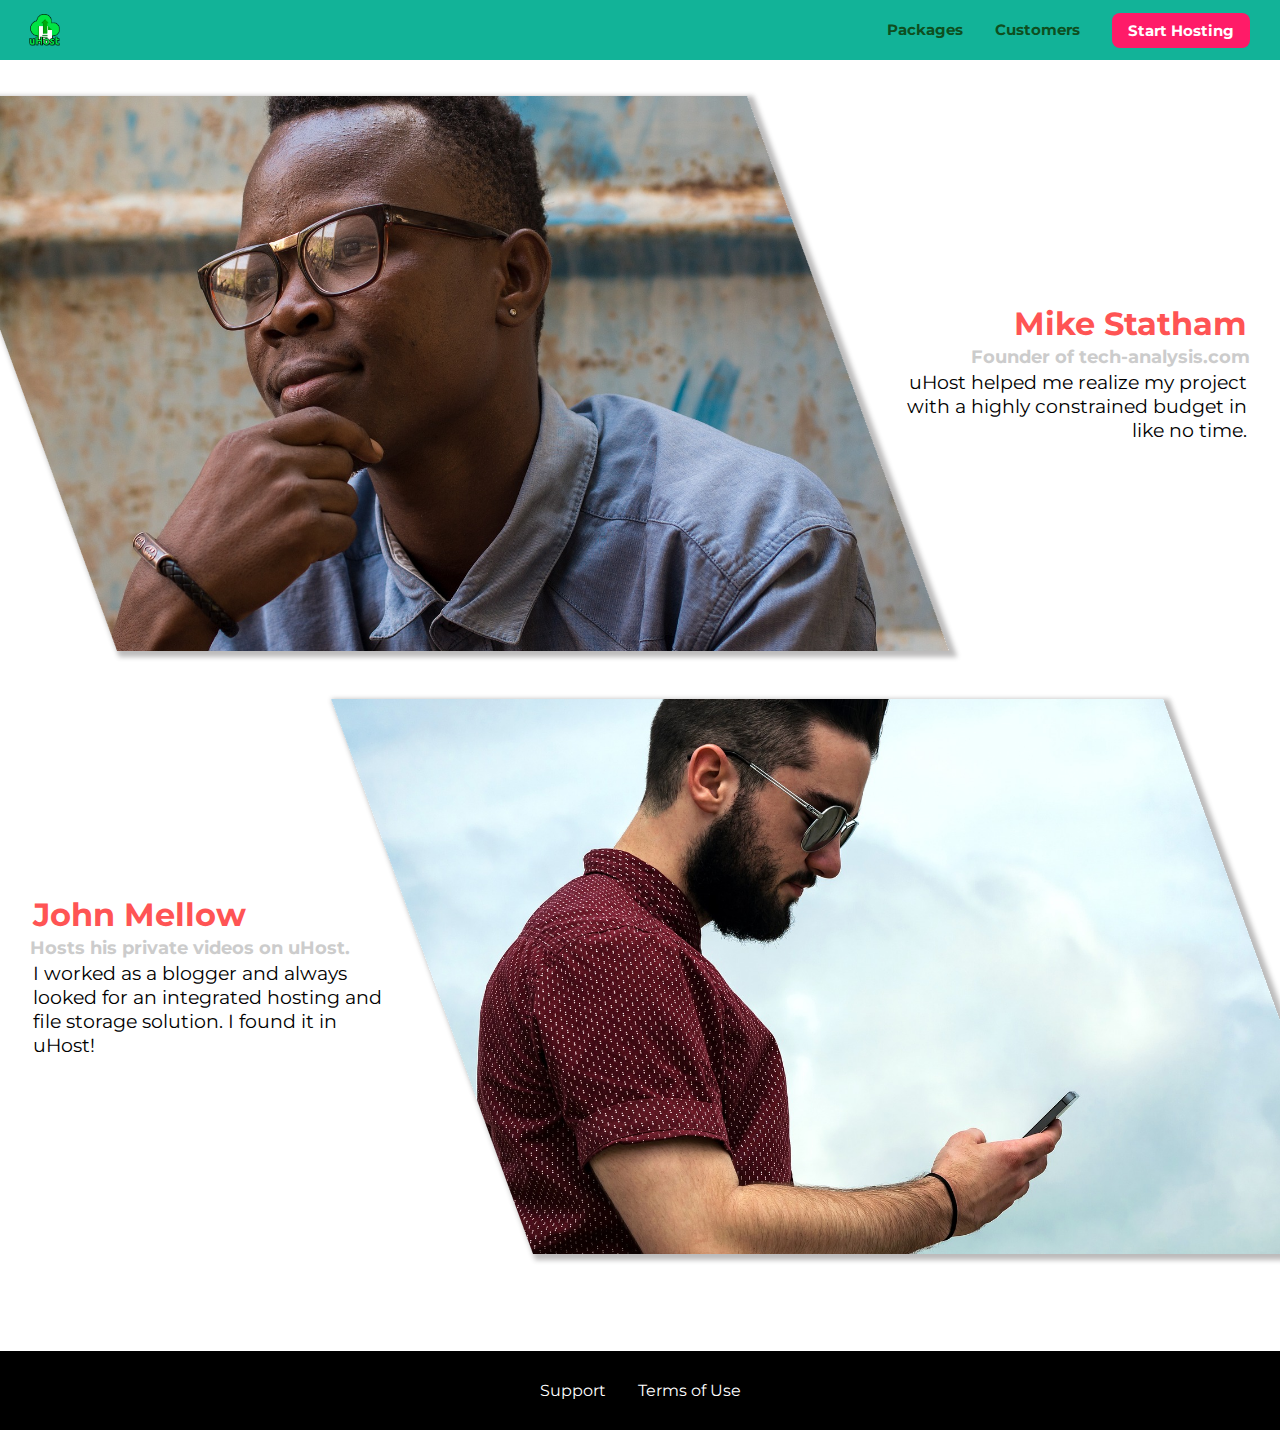
<file: Box_Model/customers/index.html>
<!DOCTYPE html>
<html lang="en">
  <head>
    <meta charset="UTF-8" />
    <meta name="viewport" content="width=device-width, initial-scale=1.0" />
    <meta http-equiv="X-UA-Compatible" content="ie=edge" />
    <title>uHost Customers</title>
    <link rel="shortcut icon" href="../images/favicon.png" />
    <link
      href="https://fonts.googleapis.com/css?family=Anton|Montserrat:400,700"
      rel="stylesheet"
    />
    <link rel="stylesheet" href="../shared.css" />
    <link rel="stylesheet" href="customers.css" />
  </head>

  <body>
    <div class="backdrop"></div>
    <header class="main-header">
      <div>
        <button class="toggle-button">
          <span class="toggle-button__bar"></span>
          <span class="toggle-button__bar"></span>
          <span class="toggle-button__bar"></span>
        </button>
        <a href="../index.html" class="main-header__brand">
          <img src="../images/uhost-icon.png" alt="uhost" />
        </a>
      </div>
      <nav class="main-nav">
        <ul class="main-nav__lists">
          <li class="main-nav__list">
            <a href="../packages/index.html">Packages</a>
          </li>
          <li class="main-nav__list">
            <a href="index.html">Customers</a>
          </li>

          <!-- call to action - that only targets the specific element to make it like button or maybe more-->
          <li class="main-nav__list main-nav__list--cta">
            <a href="../start-hosting/index.html">Start Hosting</a>
          </li>
        </ul>
      </nav>
    </header>
    <nav class="mobile-nav">
      <ul class="mobile-nav__items">
        <li class="mobile-nav__item">
          <a href="../packages/index.html">Packages</a>
        </li>
        <li class="mobile-nav__item">
          <a href="index.html">Customers</a>
        </li>
        <li class="mobile-nav__item mobile-nav__item--cta">
          <a href="../start-hosting/index.html">Start Hosting</a>
        </li>
      </ul>
    </nav>

    <main>
      <div>
        <div class="testimonial" id="customer-1">
          <div class="testimonial__image-container">
            <img
              src="../images/customer-1.jpg"
              alt="Mike Statham - Customer"
              class="testimonial__image"
            />
          </div>
          <div class="testimonial__info">
            <h1 class="testimonial__name">Mike Statham</h1>
            <h2 class="testimonial__subtitle">
              Founder of
              <a href="tech-analysis.com">tech-analysis.com</a>
            </h2>
            <p class="testimonial__text">
              uHost helped me realize my project with a highly constrained
              budget in like no time.
            </p>
          </div>
        </div>
        <div class="testimonial" id="customer-2">
          <div class="testimonial__info">
            <h1 class="testimonial__name">John Mellow</h1>
            <h2 class="testimonial__subtitle">
              Hosts his private videos on uHost.
            </h2>
            <p class="testimonial__text">
              I worked as a blogger and always looked for an integrated hosting
              and file storage solution. I found it in uHost!
            </p>
          </div>
          <div class="testimonial__image-container">
            <img
              src="../images/customer-2.jpg"
              alt="John Mellow - Customer"
              class="testimonial__image"
            />
          </div>
        </div>
      </div>
    </main>
    <footer class="main-footer">
      <nav>
        <ul class="main-footer__links">
          <li class="main-footer__link">
            <a href="#">Support</a>
          </li>
          <li class="main-footer__link">
            <a href="#">Terms of Use</a>
          </li>
        </ul>
      </nav>
    </footer>
    <script src="../shared.js"></script>
  </body>
</html>
</file>
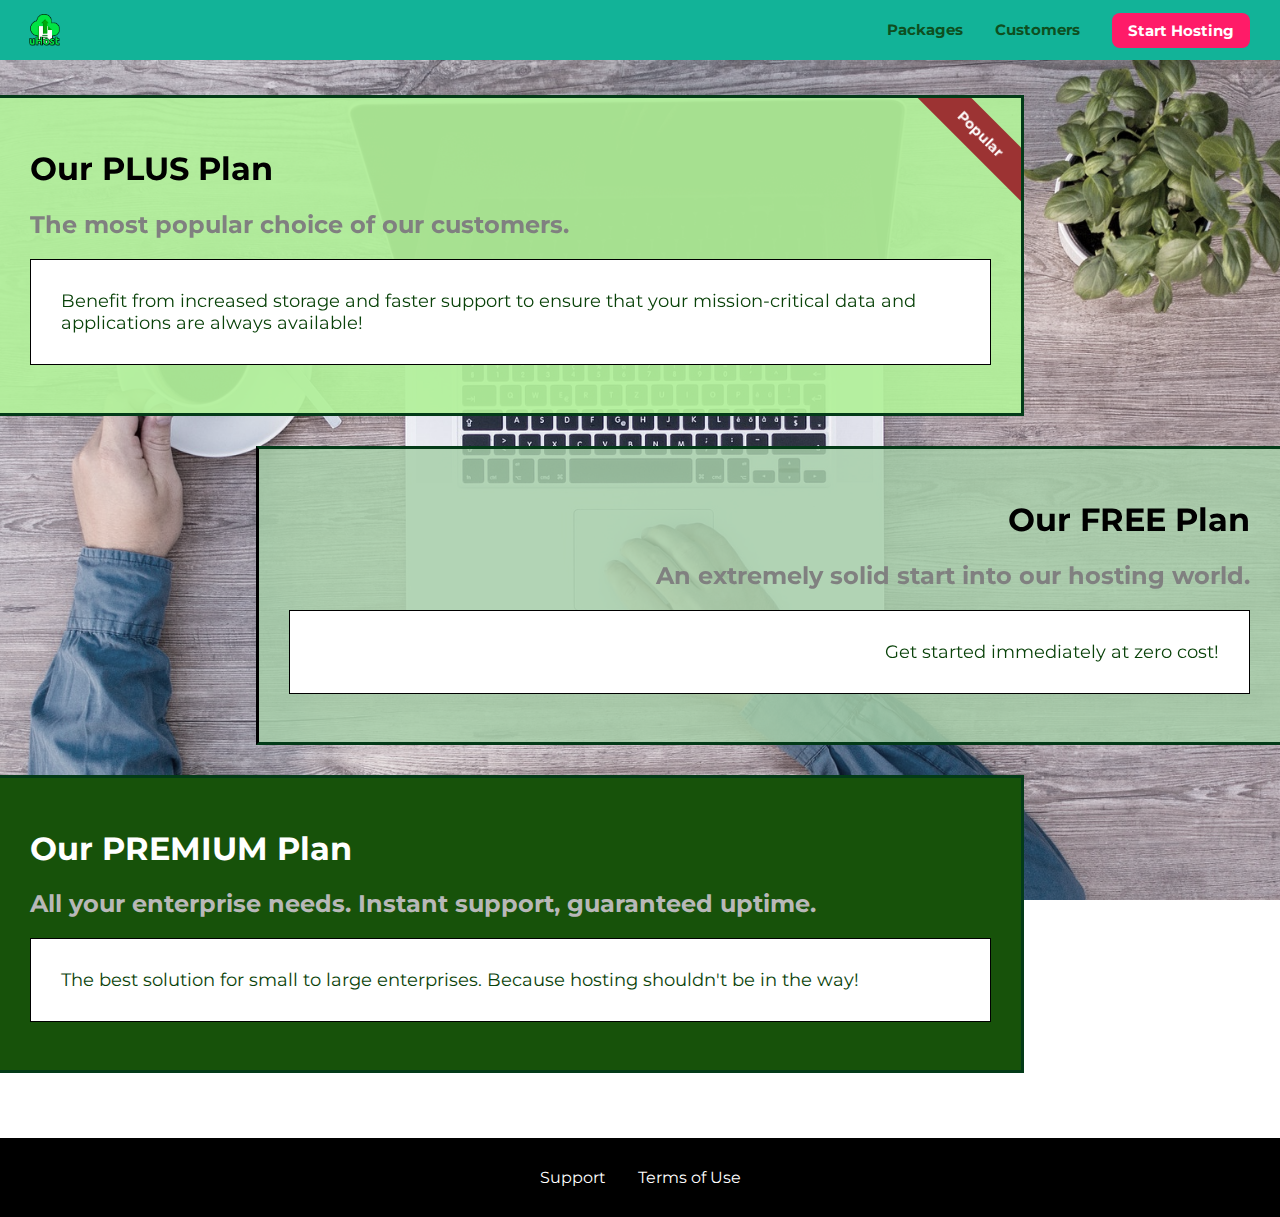
<file: Box_Model/packages/index.html>
<!DOCTYPE html>
<html lang="en">
  <head>
    <meta charset="UTF-8" />
    <meta http-equiv="X-UA-Compatible" content="ie=edge" />
    <meta name="viewport" content="width=device-width, initial-scale=1.0">
    <title>uHost</title>
    <link rel="shortcut icon" href="../images/favicon.png" />

    <link
      href="https://fonts.googleapis.com/css?family=Montserrat:400,700"
      rel="stylesheet"
    />
    <link rel="stylesheet" href="../shared.css" />
    <link rel="stylesheet" href="packages.css" />
  </head>

  <body>
    <div class="backdrop"></div>
    <div class="background"></div>
    <header class="main-header">
      <div>
        <button class="toggle-button">
          <span class="toggle-button__bar"></span>
          <span class="toggle-button__bar"></span>
          <span class="toggle-button__bar"></span>
      </button>
        <a href="../index.html" class="main-header__brand">
          <img src="../images/uhost-icon.png" alt="uhost" />
        </a>
      </div>
      <nav class="main-nav">
        <ul class="main-nav__lists">
          <li class="main-nav__list">
            <a href="index.html">Packages</a>
          </li>
          <li class="main-nav__list">
            <a href="../customers/index.html">Customers</a>
          </li>

          <!-- call to action - that only targets the specific element to make it like button or maybe more-->
          <li class="main-nav__list main-nav__list--cta">
            <a href="../start-hosting/index.html">Start Hosting</a>
          </li>
        </ul>
      </nav>
    </header>
    <nav class="mobile-nav">
      <ul class="mobile-nav__items">
          <li class="mobile-nav__item">
              <a href="index.html">Packages</a>
          </li>
          <li class="mobile-nav__item">
              <a href="../customers/index.html">Customers</a>
          </li>
          <li class="mobile-nav__item mobile-nav__item--cta">
              <a href="start-hosting/index.html">Start Hosting</a>
          </li>
      </ul>
  </nav>
    <main>
      <section class="pack-section" id="plus">
        <a href="#">
          <h1 class="pack-head">Our PLUS Plan</h1>
          <h2 class="pack-badge">Popular</h2>
          <h2 class="pack-sub">The most popular choice of our customers.</h2>
          <p class="pack-para">
            Benefit from increased storage and faster support to ensure that
            your mission-critical data and applications are always available!
          </p>
        </a>
      </section>
      <section class="pack-section" id="free">
        <a href="#">
          <h1 class="pack-head">Our FREE Plan</h1>
          <h2 class="pack-sub">
            An extremely solid start into our hosting world.
          </h2>
          <p class="pack-para">Get started immediately at zero cost!</p>
        </a>
      </section>
      <div class="float-fix"></div>
      <section class="pack-section" id="prem">
        <a href="#">
          <h1 class="pack-head pack-highlight">Our PREMIUM Plan</h1>
          <h2 class="pack-sub">
            All your enterprise needs. Instant support, guaranteed uptime.
          </h2>
          <p class="pack-para">
            The best solution for small to large enterprises. Because hosting
            shouldn't be in the way!
          </p>
        </a>
      </section>
    </main>
    <footer class="main-footer">
      <nav>
        <ul class="main-footer__links">
          <li class="main-footer__link">
            <a href="#">Support</a>
          </li>
          <li class="main-footer__link">
            <a href="#">Terms of Use</a>
          </li>
        </ul>
      </nav>
    </footer>
    <script src="../shared.js"></script>
  </body>
</html>
</file>
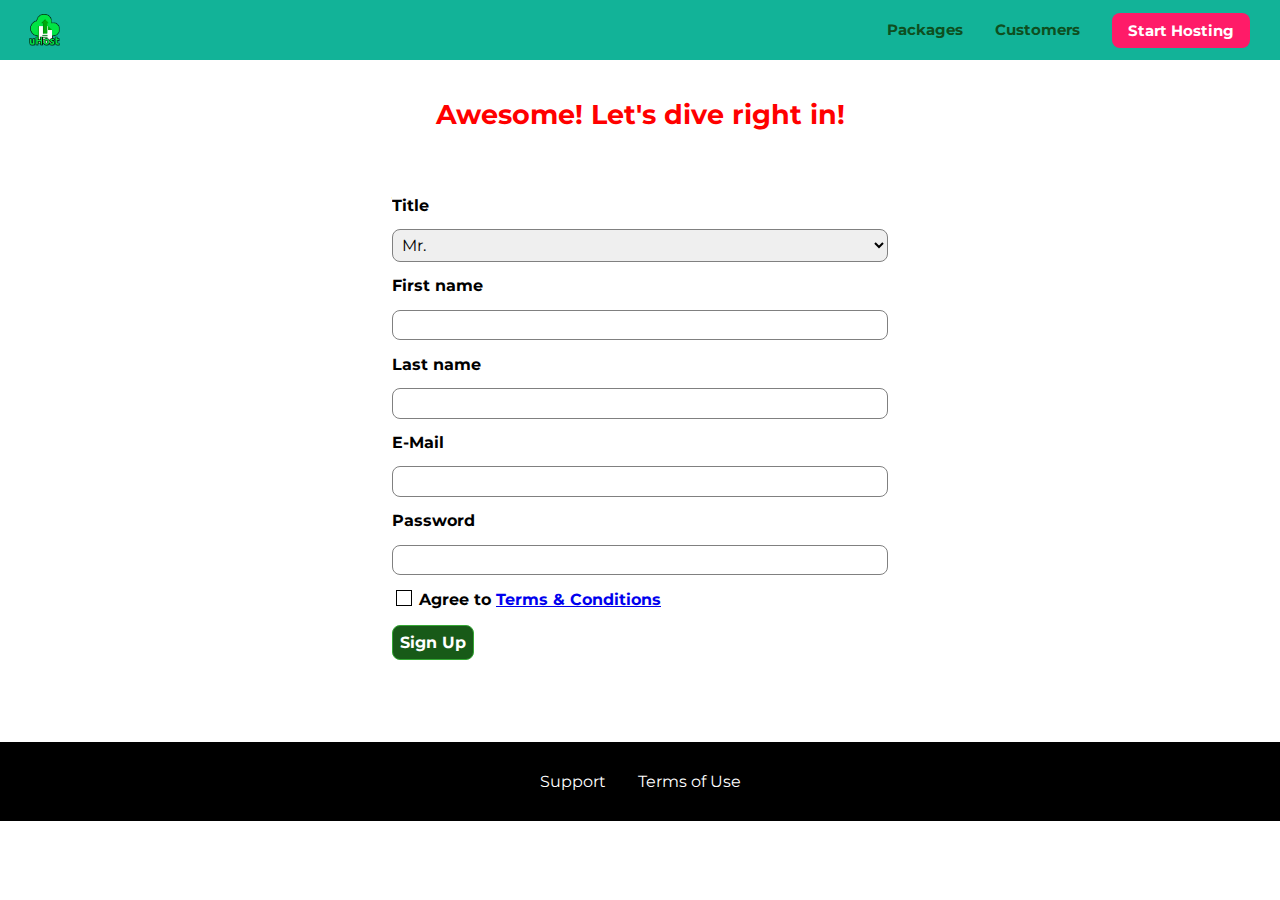
<file: Box_Model/start-hosting/index.html>
<!DOCTYPE html>
<html lang="en">

<head>
    <meta charset="UTF-8">
    <meta name="viewport" content="width=device-width, initial-scale=1.0">
    <meta http-equiv="X-UA-Compatible" content="ie=edge">
    <title>uHost Signup</title>
    <link rel="shortcut icon" href="../favicon.png">
    <link href="https://fonts.googleapis.com/css?family=Anton|Montserrat:400,700" rel="stylesheet">
    <link rel="stylesheet" href="../shared.css">
    <link rel="stylesheet" href="start-hosting.css">
</head>

<body>
    <div class="backdrop"></div>
    <header class="main-header">
        <div>
            <button class="toggle-button">
                <span class="toggle-button__bar"></span>
                <span class="toggle-button__bar"></span>
                <span class="toggle-button__bar"></span>
            </button>
            <a href="../index.html" class="main-header__brand">
                <img src="../images/uhost-icon.png" alt="uHost - Your favorite hosting company">
            </a>
        </div>
        <nav class="main-nav">
            <ul class="main-nav__lists">
                <li class="main-nav__list">
                    <a href="../packages/index.html">Packages</a>
                </li>
                <li class="main-nav__list">
                    <a href="../customers/index.html">Customers</a>
                </li>
                <li class="main-nav__list main-nav__list--cta">
                    <a href="index.html">Start Hosting</a>
                </li>
            </ul>
        </nav>
    </header>
    <nav class="mobile-nav">
        <ul class="mobile-nav__items">
            <li class="mobile-nav__item">
                <a href="../packages/index.html">Packages</a>
            </li>
            <li class="mobile-nav__item">
                <a href="../customers/index.html">Customers</a>
            </li>
            <li class="mobile-nav__item mobile-nav__item--cta">
                <a href="index.html">Start Hosting</a>
            </li>
        </ul>
    </nav>
    <main class="signup-page">
        <h1 class="signup-title">Awesome! Let's dive right in!</h1>
        <form action="index.html" class="signup-form">
            <label for="title">Title</label>
            <select id="title">
                <option value="mr">Mr.</option>
                <option value="ms">Ms.</option>
            </select>
            <label for="first-name">First name</label>
            <input type="text" id="first-name">
            <label for="last-name">Last name</label>
            <input type="text" id="last-name">
            <label for="email">E-Mail</label>
            <input type="email" id="email" >
            <label for="password">Password</label>
            <input type="password" id="password">
            <input type="checkbox" id="agree-terms">
            <label for="agree-terms">Agree to
                <a href="#">Terms &amp; Conditions</a>
            </label>
            <button type="submit" class="button" >Sign Up</button>
        </form>
    </main>
    <footer class="main-footer">
        <nav>
            <ul class="main-footer__links">
                <li class="main-footer__link">
                    <a href="#">Support</a>
                </li>
                <li class="main-footer__link">
                    <a href="#">Terms of Use</a>
                </li>
            </ul>
        </nav>
    </footer>
    <script src="../shared.js"></script>
</body>

</html>
</file>
<file: main.css>
body {
  font-family: sans-serif;
}

nav {
  margin-bottom: 16px;
  background: #fa923f;
  padding: 8px 0;
}

a {
  text-decoration: none;
  color: white;
  margin: 10px;
}

a.active {
  color: rgb(53, 21, 26);
}

/* not used widely */

a:not(.active) {
  color: rgb(7, 3, 3);
}

.main-section {
  height: 800px;
  border: 1px solid #ccc;
  padding: 16px;
}

.highlight {
  border: 2px solid blue;
}
</file>
<file: 3d/main.css>
.container {
    margin: 150px auto;
    border: 1px solid black;
    width: 200px;
    height: 200px;
    perspective: 1000px;
    perspective-origin: 500px;
    position: relative;
    transform: rotateY(180deg);
    /* container will be hidden but the content will be visible */
    transform-style: preserve-3d;

}

.box1 {
    background: red;
   position: absolute;
    width: 100%;
    height: 100%;
    transform: rotateX(30deg) rotateY(70deg) rotateZ(30deg);
    color: white;
    text-align: center;
    /* after the mirroring it will hide the element  */
    /* backface-visibility: hidden; */
}



.box2 {
    position: absolute;
    background: rgb(27, 25, 143);
    width: 100%;
    height: 100%;
    transform: translateZ(10rem) rotateX(60deg) rotateY(70deg) rotateZ(30deg);
    
    color: white;
    text-align: center;
   
}
</file>
<file: Box_Model/shared.css>
* {
  /* Overriding browser defaults */
  box-sizing: border-box;
}

body {
  font-family: "Montserrat", sans-serif;
  margin: 0;
  display: grid;
}

.backdrop {
  display: none;
  position: fixed;
  top: 0;
  left: 0;
  z-index: 100;
  height: 100vh;
  width: 100vw;
  background: rgba(0, 0, 0, 0.5);
  opacity: 0;
  transition: opacity 2s linear;
}

.button {
  background: rgb(24, 90, 24);
  color: white;
  font: inherit;
  border: 1px solid rgb(52, 168, 52);
  padding: 7px;
  border-radius: 8px;
  cursor: pointer;
  font-weight: bold;
  margin-top: 2px;
}

.button:hover,
.button:active {
  background-color: white;
  color: #084618;
}

.button:focus {
  outline: none;
}

.main-header {
  background-color: rgb(18, 179, 152);
  padding: 14px 14px;
  width: 100%;
  position: fixed;
  top: 0;
  left: 0;
  z-index: 20;
  display: flex;
  align-items: center;
  justify-content: space-between;
}

.toggle-button {
  display: none;
  width: 3rem;
  background: transparent;
  border: none;
  cursor: pointer;
  padding-top: 0;
  padding-bottom: 0;
  vertical-align: middle;
}

@media (max-width: 40rem) {
  .toggle-button {
    display: inline-block;
  }
}

.toggle-button:focus {
  outline: none;
}

.toggle-button__bar {
  width: 79%;
  height: 0.2rem;
  background: black;
  display: block;
  margin: 0.35rem 0;
}

.button[disabled] {
  cursor: not-allowed;
  background: grey;
}

.main-nav {
  display: flex;
  font: inherit;
}

@media (max-width: 36.2rem) {
  .main-nav {
    display: none;
  }
}

.main-header__brand {
  list-style: none;
  color: yellow;
  text-decoration: none;
  font-weight: bold;
  font-size: 20px;
  /* height: 32px; */
}

.main-header__brand img {
  height: 32px;
  margin-left: 15px;
  vertical-align: middle;
}

.main-nav__lists {
  margin: 0;
  padding: 0;
  list-style: none;
  display: flex;
}

.main-nav__list {
  list-style: none;
  text-decoration: none;

  font-size: 15px;
  margin: 0 16px;
}

.main-nav__list a,
.mobile-nav__item a {
  text-decoration: none;
  color: #0e4f1f;
  font-weight: bold;
  padding: 0.2rem 0;
}

.main-nav__list a:hover,
.main-nav__item a:active {
  color: white;
  border-bottom: 5px solid white;
}

.main-nav__list--cta a,
.mobile-nav__item--cta a {
  color: white;
  background: #ff1b68;
  padding: 0.5rem 1rem;
  border-radius: 8px;
}

.main-nav__list--cta {
  animation: move 0.2s 3s 8 ease-out alternate;
}

.main-nav__list--cta a:hover,
.main-nav__list--cta a:active,
.mobile-nav__item--cta a:hover,
.mobile-nav__item--cta a:active {
  color: #ff1b68;
  background: white;
  border: none;
}

.main-footer {
  background: rgb(0, 0, 0);
  padding: 30px;
  margin-top: 50px;
}

.main-footer__links {
  list-style: none;
  margin: 0;
  padding: 0;
  display: flex;
  justify-content: center;
}

.main-footer__link {
  margin: 0 16px;
}

.main-footer__link a {
  text-decoration: none;
  color: white;
}

.main-footer__link a:hover,
.main-footer__link a:active {
  color: rgb(158, 166, 173);
}

.mobile-nav {
  display: none;
  position: fixed;
  z-index: 101;
  top: 0;
  left: 0;
  background: white;
  width: 80%;
  height: 100vh;
}

.mobile-nav__items {
  width: 90%;
  height: 100%;
  list-style: none;
  margin: 0 auto;
  padding: 0;
  display: flex;
  justify-content: center;
  align-items: center;
  flex-direction: column;
}

.mobile-nav__item {
  margin: 1rem 0;
}

.mobile-nav__item a {
  font-size: 1.5rem;
}

.open {
  display: block !important;
  opacity: 1 !important;
  transform: translateY(0) !important;
}

@keyframes move {
  0% {
    transform: rotateZ(0);
  }
  50% {
    transform: rotateZ(-10deg);
  }
  100% {
    transform: rotateZ(10deg);
  }

  /* from {
     transform: rotateZ(0);
  }
  to {
     transform: rotateZ(10deg);
  }
   */
}
</file>
<file: Box_Model/main.css>
* {
  /* Overriding browser defaults */
  box-sizing: border-box;
}

body {
  font-family: "Montserrat", sans-serif;
  margin: 0;
}

#product-overview {
  margin-top: 60px;
  background: url("./images/freedom.jpg") left 0% bottom 20% /cover no-repeat border-box;

  /* linear gradient - (from top to bottom or opp, or left bottom and so on also deg)direction vertical( top to bottom )  */
  /* background-image: linear-gradient(to bottom, red, rgba(44, 22, 22, 0.575)); */
   
  /* background-image: radial-gradient(circle at top left, red, rgb(214, 94, 86), rgb(192, 140, 72)); */

  /* background - url , position / size  repeat origin and clip*/
 
  /* background-image: url("freedom.jpg");
  /* cover automatically sets according to the aspect ratio 
     contain gives the full resolution but doesn't care about the white space
  */
  /* background-size: cover;
  background-repeat: no-repeat; */
  /* position - x axis (to right) y-axis( to bottom)  */
  /* background-position: left 10% bottom 60%;
  background-origin: border-box;
  background-clip: border-box; */
  padding: 30px;
  position: relative;
  height: 50vh;
  width: 100vw;
}



#product-overview h1 {
  color: white;
  font-family: "Anton", sans-serif;
  position: absolute;
  bottom: 3%;
  left: 3%;
  font-size: 1.6rem;
}

@media (min-width: 40rem ){
  #product-overview {
    height: 70vh;
    background-position: 50% 25%;
  }


  #product-overview h1 {
    font-size: 3rem;
  }
}

.section-title {
  color: #2ddf5c;
  text-align: center;
}


.main-plan__card {
  width: 80%;
  margin: auto;
  text-align: center;
}
.main-plan__card ul {
  list-style: none;
  padding: 2px;
  margin: 0;
}

.main-plan__card li {
  margin: 4px 0;
}

.plan {
  background-color: rgb(155, 223, 88);
  text-align: center;
  padding: 15px;
  margin: 8px 0;
  display: inline-block;
  width: 100%;
  border-radius: 10px;

  /* makes anything aligns in the straight middle */
  vertical-align: middle;
}

@media (min-width: 40rem) {
  .main-plan__card {
    width: 100%;
    display: flex;
    align-items: center;
    justify-content: center;
  }

  .plan {
    display: flex;
    width: 30%;
    flex-direction: column;
    min-width: 13rem;
    max-width: 25rem;
    justify-content: space-between;
    height: 28rem;
  }

  .plan--highlight {
    box-shadow: 2px 2px 2px 2px rgba(0, 0, 0, 0.5);
    height: 30rem;
    z-index: 10;
  }
}

.plan--highlight {
  background-color: rgb(28, 148, 28);
  color: white;

  /* X, Y, blur, spread , color */
  box-shadow: 2px 2px 20px 5px rgba(75, 69, 54, 0.479);
}

.plan__head {
  background: white;
  color: #1c941c;
  padding: 10px;
  box-shadow: 2px 2px 2px 2px rgba(75, 69, 54, 0.479);
  border-radius: 10px;
}

.plan h1 {
  color: #1c941c;
}

.plan h2 {
  color: #535f53;
}

.plan--highlight .plan__title {
  color: white;
}

.plan--highlight h2 {
  color: white;
}

/* h1 {
    font-family: sans-serif;
} */

#host-feature {
  background: rgb(207, 21, 21);
  margin-top: 30px;
  padding: 20px;
  
}





#host-feature .section-title {
  color: #d5dfd8;
  margin: 30px;
}

.host__image {
  background: rgb(155, 179, 155);
  width: 130px;
  border: 2px solid black;
  border-radius: 50%;
  height: 130px;
  /* horizontally center the image  */
  margin: auto;
  padding: 19px;
  display: flex;
  flex-direction: column;
  justify-content: center;
}

#host-feature ul {
  list-style: none;
  margin: 0;
  padding: 0;
  display: flex;
  flex-direction: column;
  align-items: center;
}

#host-feature li {
  
  padding: 0px 20px;
  width: 33%;
  
  
}

#host-feature p {
  display: flex;
  align-items: center;
  justify-content: center;
  flex-direction: column;
  font-weight: bold;
  font-size: 20px;
  color: white;
  white-space: nowrap;
  
}


.modal {
  position: fixed;
  opacity: 0;
  transform: translateY(-3rem);
  transition: opacity 300ms ease-out, transform 500ms ; 
  z-index: 200;
  top: 20%;
  left: 30%;
  width: 40%;
  background: white;
  padding: 1rem;
  border: 1px solid #ccc;
  box-shadow: 1px 1px 1px rgba(0, 0, 0, 0.5);
  
  
}

.modal-title {
  text-align: center;
  margin: 0 0 1rem 0;
}

.modal__actions {
  text-align: center;
}

.modal__action {
  border: 1px solid #0e4f1f;
  background: #0e4f1f;
  text-decoration: none;
  color: white;
  font: inherit;
  padding: 0.5rem 1rem;
  cursor: pointer;
}

.modal__action:hover,
.modal__action:active {
  background: #2ddf5c;
  border-color: #2ddf5c;
}

.modal__action--no {
  background: red;
  border-color: red;
}

@media (min-width: 40rem) {
  .host__feature{
    display: inline-block;
    width: 100%;
    max-width: 45rem;
    vertical-align: middle;
    min-width: 15rem;
  }

  #host-feature ul {
    list-style: none;
    margin: 0;
    padding: 0;
    display: flex;
    flex-direction: row;
  }

  #host-feature p {
    white-space: normal;
  }
}
</file>
<file: Flexbox/main.css>
* {
    box-sizing: border-box;
    font-size: 1.5rem;
}

html {
    background: #b3b3b3;
    padding: 5px;
  
}

body {
    background: #b3b3b3;
    padding: 5px;
    margin: 0;
  }
  
.flex-container {
    background: white;
    padding: 10px;
    border: 5px solid black;
    height: 900px;
    display: flex;
    flex-direction: row;
    flex-wrap: nowrap;
    /* flex-flow: row wrap */
    align-items: center;
    justify-content: center;
    align-content: center;
  }

.item-1 {
    background: #ff7300;
    color: white;
    padding: 10px;
    border: 5px solid black;
    margin: 10px;
}

.item-2 {
    background: #ff9640;
    color: white;
    padding: 10px;
    border: 5px solid black;
    margin: 10px;
    width: 250px;
    font-size: 1.8rem;
}

.item-3 {
    background: #ff9640;
    color: white;
    padding: 10px;
    border: 5px solid black;
    margin: 10px;
    height: 250px;
    
}

.item-4 {
    background: #f5c096;
    color: white;
    padding: 10px;
    border: 5px solid black;
    margin: 10px;
    width: 300px;
    height: 300px;
    order: 0;
}

.item-5 {
    background: #d3c0b1;
    color: white;
    padding: 10px;
    border: 5px solid black;
    margin: 10px;
    /* flex-grow: 1; */
     width: 350px;
     /* flex-shrink:0; */
     /* flexbsis overrides the width defind in the flex direction of row */
     flex-basis: 300px;
}

.item-6 {
    background: #d3c0b1;
    color: white;
    padding: 10px;
    border: 5px solid black;
    margin: 10px;
    width: 350px;
    /* flex-grow: 4; */
    /* flex-shrink: 0; */
}
</file>
<file: Grid/main.css>
.container {
  margin: 20px;
  display: grid;
  height: 500px;
  /* 3 columns with width  1 fr triggers when there are other element and put it in the remaining space*/
  /* grid-template-columns: 200px 150px 20% 1fr; */
  grid-template-columns: repeat(4, [col-start] 25% [col-end]) ;
  /* grid-template-rows: 5rem auto; */
  grid-template-rows: [row-1-start] 5rem [row-1-end] minmax(10px, 200px) 100px ;
  grid-column-gap: 20px;
  grid-row-gap: 10px;
  grid-template-areas: "header header header header" "side side main side" "footer footer footer footer";

  /* grid-gap: row column */
}

.el1 {
  background: rgba(255, 154, 72, 0.5);
  grid-column: col-start 1 / col-end 2;
}

.el2 {
  background: rgba(255, 0, 0, 0.5);
  grid-column-start: 1;
  grid-column-end: -1;
  /* grid-area: main; */
}

.el3 {
  background: #00800080;
  grid-column-start: 2; 
  /* grid-column: 2 / span 3  */
  grid-column-end: span 3;
  grid-row-start: 1;
  grid-row-end: 3;

  /* grid-area: grid-row / grid-column-start / grid-row-end / grid-column-end */

  /* grid-area: header;
*/
}

.el4 {
  background: rgba(0, 4, 255, 0.5);
  /* grid-area: footer; */
}
</file>
<file: Position/main.css>
html {
    background: #b3b3b3;
    padding: 15px;
    border: 5px solid white;
    margin: 15px;
    height: 2000px;
}

body {
    background: #fa923f;
    padding: 20px;
    border: 5px solid black;
    margin: 0;
  }
  
.parent {
    background: white;
    padding: 20px;
    border: 5px solid black;
    margin: 10px;
  }

.parent .country {
    background: #fa923f;
    color: white;
    padding: 10px;
    border: 5px solid black;
    margin: 10px;
    position: sticky;
    top: 50px;

}
  
.parent .cities {
    background: rgb(105, 105, 109);
    color: white;
    padding: 10px;
    border: 5px solid black;
    margin: 10px;
}
</file>
<file: Box_Model/customers/customers.css>
.testimonial {
  font-size: 1.2em;
  margin: 48px 0;
  display: flex;
  align-items: center;
  justify-content: space-around;
}

.testimonial__list {
  width: 80%;
  margin: auto;
}

.testimonial:first-of-type {
  margin-top: 96px;
}

.testimonial__image-container {
  width: 65%;
  /* display: inline-block;
  vertical-align: middle; */
  box-shadow: 3px 3px 5px 3px rgba(51, 49, 49, 0.329);
  transform: skewX(20deg);
  overflow: hidden;
}

#customer-1:hover .testimonial__image-container {
  animation: flip 1s ease-out forwards;
}

.testimonial__image {
  width: 100%;
  vertical-align: top;
  transform: skew(-20deg) scale(1.3);

}

.testimonial__info {
  text-align: right;
  padding: 14px;
  display: inline-block;
  vertical-align: middle;
  width: 30%;
}

#customer-2.testimonial {
  text-align: right;
}

#customer-2 .testimonial__info {
  text-align: left;
}

.testimonial__name {
  margin: 3px;
  color: #ff5454;
  /* 2 times root element */
  font-size: 2rem;
}

.testimonial__subtitle {
  margin: 0;
  font-size: 1.1rem;
  color: #ccc;
  /* letter-spacing: 10px; */
}

.testimonial__subtitle a {
  color: inherit;
  text-decoration: none;
}

.testimonial__subtitle a:hover,
.testimonial__subtitle a:active {
  color: #7a7a7a;
}

.testimonial__text {
  margin: 3px;
  white-space: normal;
  
}

@keyframes flip {
  0% {
    transform: rotateY(0) skew(20deg);
  }
  50% {
    transform: rotateY(170deg) skew(20deg)
  }
  100% {
    transform: rotateY(360deg) skew(20deg);
  }
}
</file>
<file: Box_Model/packages/packages.css>
main {
  padding-top: 5rem;
}

.background {
  background: url("../images/plans-background.jpg") center /cover;
  filter: grayscale(50%);
  width: 100vw;
  height: 100vh;
  position: fixed;
  /* auto == 0 */
  z-index: -1;
}

.pack-section {
  width: 80%;
  border: 3px solid rgb(3, 59, 24);
  border-left: none;
  margin: 15px 0;
  position: relative;
  overflow: hidden;
}

.pack-section:hover,
.pack-section:active {
  box-shadow: 2px 2px 4px rgba(0, 0, 0, 0.568);
  border-color: red;
}

.pack-section a {
  display: block;
  color: inherit;
  padding: 30px;
  text-decoration: none;
}
.pack-badge {
  position: absolute;
  right: 0;
  top: 0;
  margin: 0;
  font-size: 14px;
  color: white;
  background: rgb(156, 51, 51);
  padding: 10px;
  transform: rotateZ(45deg) translateX(2.5rem)  translateY(-1rem);
  transform-origin: center;
  width: 10rem;
 text-align: center;

  /* in case position is fixed translate is used*/
  
}

.pack-sub {
  color: grey;
}

.pack-para {
  border: 1px solid black;
  padding: 30px;
  font-size: 18px;
  color: rgb(9, 66, 9);
  background: rgb(255, 255, 255);
}

#plus {
  background: rgba(178, 240, 154, 0.932);
}

#free {
  background: rgba(167, 207, 169, 0.849);
  float: right;
  border-left: 3px solid black;
  border-right: none;
  text-align: right;
}

#free:hover,
#free:active {
  border-left-color: red;
}

.float-fix {
  clear: both;
}

#prem {
  background: rgb(23, 82, 10);
}

#prem .pack-head {
  color: white;
}

#prem .pack-sub {
  color: #b8b8b8;
}
</file>
<file: Box_Model/start-hosting/start-hosting.css>
main {
  padding-top: 5rem;
}

.signup-title {
  text-align: center;
  font-size: 1.7rem;
  color: red;
}
.signup-form {
  padding: 2rem;
}

.signup-form label {
  font-weight: bold;
}

.signup-form label,
.signup-form input,
.signup-form select {
  display: block;
  margin-top: 0.9rem;
  width: 100%;
}
/* .signup-form input[type="checkbox"] */
.signup-form input[id*="agree"],
.signup-form input[id*="agree"] + label {
  display: inline-block;
  width: auto;
  vertical-align: bottom;
}



.signup-form input:not([type="checkbox"]),
.signup-form select {
  border: 1px solid grey;
  padding: 0.3rem 0.3rem;
  font: inherit;
  border-radius: 8px;
}

.signup-form input:focus,
.signup-form select:focus {
  outline: none;
  background: rgb(193, 240, 193);
  border-color: rgb(15, 158, 15);
}

.signup-form input[type="checkbox"] {
    border: 1px solid black;
    background: white;
    width: 1rem;
    height: 1rem;
    -webkit-appearance: none;
    -moz-appearance: none;
    appearance: none;
}

.signup-form input[type="checkbox"]:checked {
    background: rgb(89, 179, 89);
    border: green;
}

.signup-form input.invalid,
.signup-form select.invalid,
.signup-form :invalid {
    border: 1px solid red;
    background: rgb(226, 91, 91);
}


.signup-form button[type="submit"] {
  display: block;
  margin-top: 1rem;
}



@media (min-width: 40rem) {
  .signup-form {
    margin: auto;
    width: 35rem;
  }
}

@media (max-width: 40rem) {
    .main-footer {
      position: fixed;
      width: 100%;
      left: 0;
      bottom: 0;
      margin-top: 5px;
    }

    .signup-title{
        padding: 0 2rem;
    }
  }
</file>
